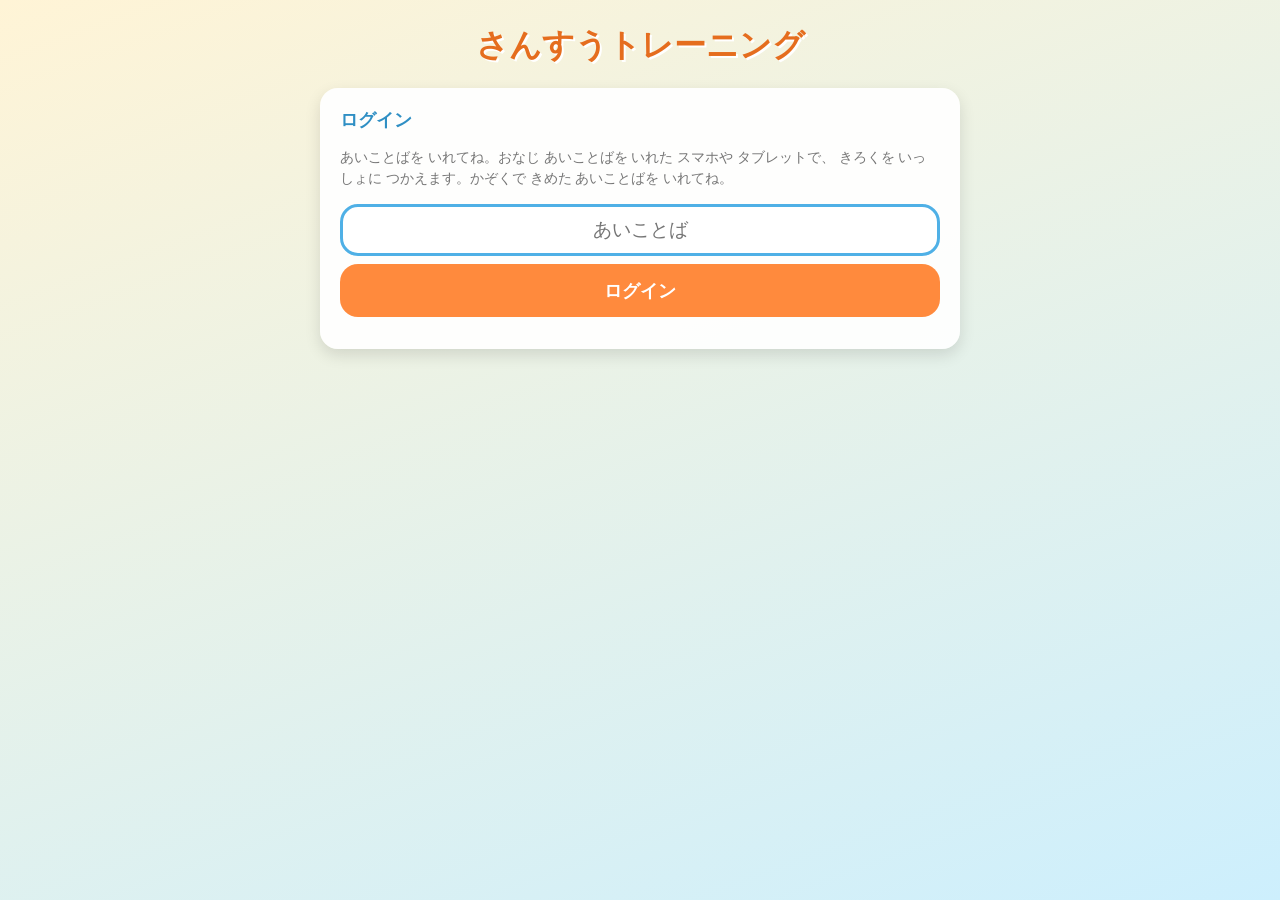
<file: index.html>
<!DOCTYPE html>
<html lang="ja">
<head>
<meta charset="UTF-8">
<meta name="viewport" content="width=device-width, initial-scale=1.0, maximum-scale=1.0, user-scalable=no, viewport-fit=cover">
<title>さんすうトレーニング</title>
<meta name="description" content="スマホでタップして遊べる さんすうドリルアプリ">
<meta name="theme-color" content="#ff8a3d">
<meta name="mobile-web-app-capable" content="yes">
<meta name="apple-mobile-web-app-capable" content="yes">
<meta name="apple-mobile-web-app-status-bar-style" content="black-translucent">
<meta name="apple-mobile-web-app-title" content="さんすう">
<link rel="manifest" href="manifest.json">
<link rel="icon" href="icons/icon-192.png">
<link rel="apple-touch-icon" href="icons/apple-touch-icon.png">
<link rel="stylesheet" href="style.css">
</head>
<body>

<div class="app">
  <h1 class="app-title">さんすうトレーニング</h1>

  <!-- あいことば画面 -->
  <section id="screen-group" class="screen" hidden>
    <div class="card">
      <h2>ログイン</h2>
      <p class="group-note">
        あいことばを いれてね。おなじ あいことばを いれた スマホや タブレットで、
        きろくを いっしょに つかえます。かぞくで きめた あいことばを いれてね。
      </p>
      <form id="group-form" class="name-entry" autocomplete="off">
        <input type="text" id="group-code-input" class="name-input" maxlength="20" placeholder="あいことば" required>
        <button type="submit" class="btn btn-primary">ログイン</button>
      </form>
    </div>
  </section>

  <!-- プレイヤーとうろく画面 -->
  <section id="screen-player" class="screen" hidden>
    <div class="card">
      <h2>なまえを とうろくしてね</h2>
      <div id="player-list" class="player-list"></div>
      <form id="player-form" class="name-entry" autocomplete="off">
        <input type="text" id="player-name-input" class="name-input" maxlength="10" placeholder="あたらしいなまえ（10もじまで）" required>
        <button type="submit" class="btn btn-primary">とうろくする</button>
      </form>
    </div>
  </section>

  <!-- スタート画面 -->
  <section id="screen-start" class="screen" hidden>
    <div class="card player-bar">
      <span id="player-display"></span>
      <button type="button" id="btn-switch-player" class="btn-link">ちがうひとであそぶ</button>
    </div>
    <div class="card group-bar">
      <span id="group-display"></span>
      <button type="button" id="btn-change-group" class="btn btn-secondary btn-compact">ログアウト</button>
    </div>

    <div class="card">
      <h2>なにを れんしゅうする？</h2>
      <div id="op-groups"></div>

      <h2 class="spaced">モードをえらんでね</h2>
      <div class="mode-grid">
        <label class="mode-chip">
          <input type="radio" name="mode" value="normal" checked>
          <span>もんだいすうモード</span>
          <span class="mode-setting">30もん</span>
        </label>
        <label class="mode-chip">
          <input type="radio" name="mode" value="timeattack">
          <span>タイムアタック</span>
          <span class="mode-setting">1ぷん</span>
        </label>
      </div>

      <button id="btn-start" class="btn btn-primary">スタート！</button>
      <button type="button" id="btn-history" class="btn btn-secondary">これまでのきろくをみる</button>
    </div>
  </section>

  <!-- これまでのきろく画面 -->
  <section id="screen-history" class="screen" hidden>
    <div class="card">
      <h2 id="history-title">これまでのきろく</h2>
      <div class="filters">
        <div class="chiprow" id="filter-op"></div>
        <div class="chiprow two" id="filter-level"></div>
        <div class="chiprow two" id="filter-mode"></div>
      </div>
      <div id="history-body"></div>
      <button type="button" id="btn-history-back" class="btn btn-secondary">もどる</button>
    </div>
  </section>

  <!-- 問題画面 -->
  <section id="screen-quiz" class="screen" hidden>
    <div class="card quiz-card">
      <div class="quiz-status">
        <span id="quiz-progress">もんだい 1/10</span>
        <span id="quiz-timer"></span>
      </div>
      <div class="quiz-score">せいかい: <span id="quiz-correct">0</span> ／ まちがい: <span id="quiz-wrong">0</span></div>

      <div id="quiz-question" class="quiz-question">1 + 1 = ?</div>

      <div id="answer-display" class="answer-display" aria-live="polite">&nbsp;</div>

      <div class="keypad" id="keypad">
        <button type="button" class="key" data-key="7">7</button>
        <button type="button" class="key" data-key="8">8</button>
        <button type="button" class="key" data-key="9">9</button>
        <button type="button" class="key" data-key="4">4</button>
        <button type="button" class="key" data-key="5">5</button>
        <button type="button" class="key" data-key="6">6</button>
        <button type="button" class="key" data-key="1">1</button>
        <button type="button" class="key" data-key="2">2</button>
        <button type="button" class="key" data-key="3">3</button>
        <button type="button" class="key key-back" data-key="back">⌫</button>
        <button type="button" class="key" data-key="0">0</button>
        <button type="button" class="key key-enter" data-key="enter">こたえる</button>
      </div>
      <div id="quiz-feedback" class="quiz-feedback"></div>
    </div>
  </section>

  <!-- 結果画面 -->
  <section id="screen-result" class="screen" hidden>
    <div class="card">
      <h2 id="result-title">けっか</h2>
      <div id="result-celebration" class="celebration" hidden></div>
      <div class="result-stats" id="result-stats"></div>

      <button id="btn-retry" class="btn btn-primary">もういちど</button>
      <button id="btn-back" class="btn btn-secondary">さいしょの がめんへ</button>
    </div>
  </section>
</div>

<!-- スタート前の 3・2・1 カウントダウン -->
<div id="countdown" class="countdown" hidden aria-hidden="true">
  <div id="countdown-label" class="countdown-label"></div>
  <div id="countdown-num" class="countdown-num"></div>
</div>

<!-- さいこうきろくを こうしんしたときの クラッカー -->
<canvas id="confetti" class="confetti" hidden aria-hidden="true"></canvas>

<script src="firebase-config.js"></script>
<script src="script.js"></script>
</body>
</html>
</file>
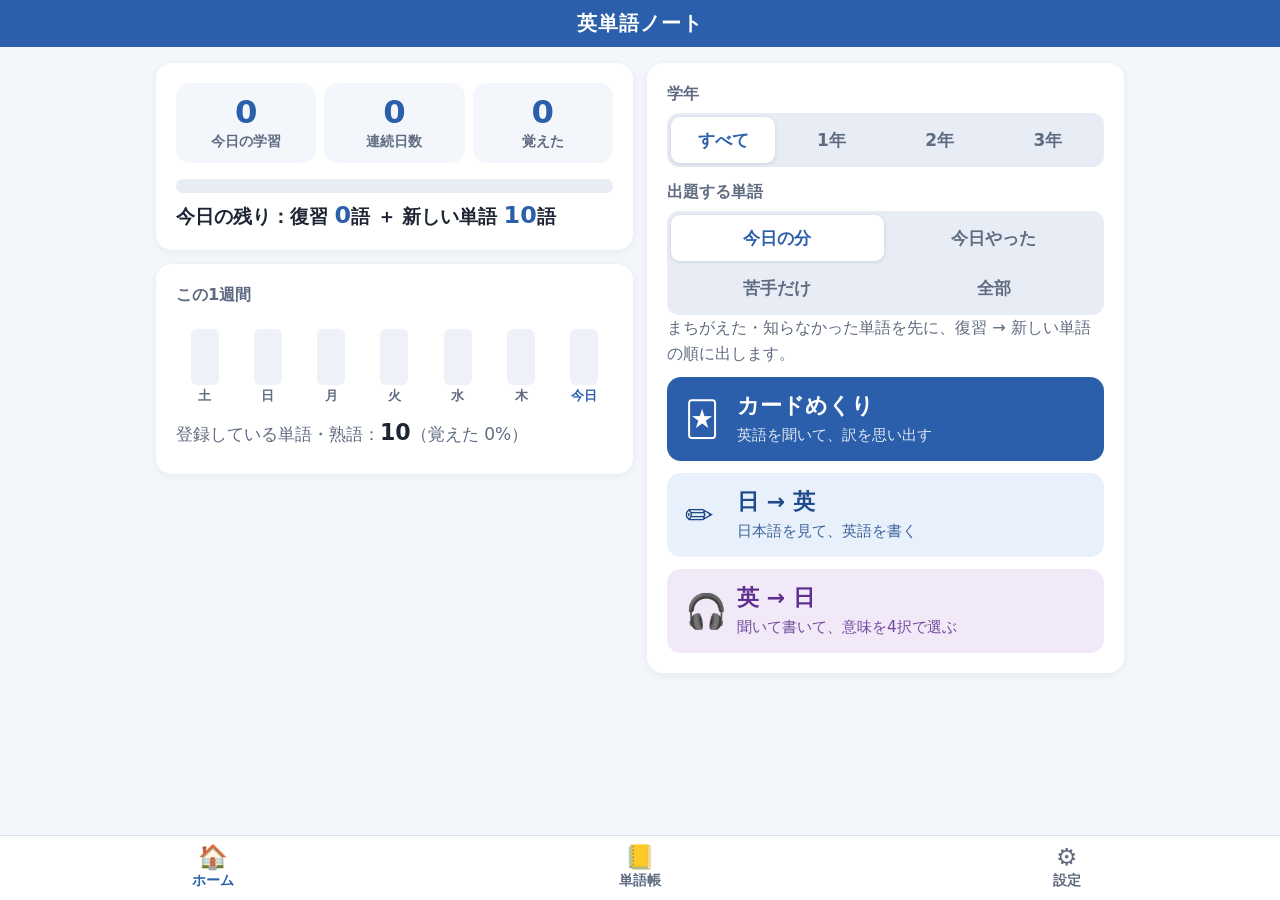
<file: eitango/index.html>
<!DOCTYPE html>
<html lang="ja">
<head>
<meta charset="UTF-8">
<meta name="viewport" content="width=device-width, initial-scale=1.0, viewport-fit=cover">
<title>英単語ノート</title>
<meta name="description" content="自分で作る英単語・英熟語帳。カードめくりと音声で毎日少しずつ覚える">
<meta name="theme-color" content="#2b5fab">
<meta name="mobile-web-app-capable" content="yes">
<meta name="apple-mobile-web-app-capable" content="yes">
<meta name="apple-mobile-web-app-status-bar-style" content="default">
<meta name="apple-mobile-web-app-title" content="英単ノート">
<link rel="manifest" href="manifest.json">
<link rel="icon" href="icons/icon-192.png">
<link rel="apple-touch-icon" href="icons/apple-touch-icon.png">
<link rel="stylesheet" href="style.css">
</head>
<body>

<div class="app">
  <header class="topbar">
    <h1 class="topbar-title">英単語ノート</h1>
  </header>

  <main class="main">

    <!-- ホーム -->
    <section id="view-home" class="view">
      <div class="panel home-stats">
        <div class="stats">
          <div class="stat"><span class="stat-num" id="stat-today">0</span><span class="stat-label">今日の学習</span></div>
          <div class="stat"><span class="stat-num" id="stat-streak">0</span><span class="stat-label">連続日数</span></div>
          <div class="stat"><span class="stat-num" id="stat-mastered">0</span><span class="stat-label">覚えた</span></div>
        </div>
        <div class="goal">
          <div class="goal-bar"><div class="goal-fill" id="goal-fill"></div></div>
          <p class="today-line" id="today-line"></p>
          <p class="streak-note" id="streak-note" hidden></p>
        </div>
      </div>

      <div class="panel home-modes">
        <p class="field-label field-label-top">学年</p>
        <div class="seg seg-grade" id="grade-filter">
          <button type="button" class="seg-btn is-on" data-grade="0">すべて</button>
          <button type="button" class="seg-btn" data-grade="1">1年</button>
          <button type="button" class="seg-btn" data-grade="2">2年</button>
          <button type="button" class="seg-btn" data-grade="3">3年</button>
        </div>
        <p class="field-label field-label-top">出題する単語</p>
        <div class="seg seg-scope" id="scope">
          <button type="button" class="seg-btn is-on" data-scope="today">今日の分</button>
          <button type="button" class="seg-btn" data-scope="done">今日やった<span id="scope-done-n"></span></button>
          <button type="button" class="seg-btn" data-scope="weak">苦手だけ<span id="scope-weak-n"></span></button>
          <button type="button" class="seg-btn" data-scope="all">全部</button>
        </div>
        <p class="note scope-note" id="scope-note"></p>
        <div class="mode-buttons">
          <button type="button" class="btn btn-primary btn-mode" data-mode="cards">
            <span class="mode-icon">🃏</span><span class="mode-name">カードめくり</span>
            <span class="mode-desc">英語を聞いて、訳を思い出す</span>
          </button>
          <button type="button" class="btn btn-mode btn-mode-ja2en" data-mode="ja2en">
            <span class="mode-icon">✏️</span><span class="mode-name">日 → 英</span>
            <span class="mode-desc">日本語を見て、英語を書く</span>
          </button>
          <button type="button" class="btn btn-mode btn-mode-en2ja" data-mode="en2ja">
            <span class="mode-icon">🎧</span><span class="mode-name">英 → 日</span>
            <span class="mode-desc">聞いて書いて、意味を4択で選ぶ</span>
          </button>
        </div>
      </div>

      <div class="panel home-week">
        <p class="field-label field-label-top">この1週間</p>
        <div class="week" id="week" aria-label="この1週間の学習数"></div>
        <p class="home-line">登録している単語・熟語：<b id="home-total">0</b>（覚えた <span id="home-mastered-pct">0</span>%）</p>
      </div>
    </section>

    <!-- 学習 -->
    <section id="view-study" class="view" hidden>
      <div class="study-head">
        <button type="button" class="btn btn-ghost" id="study-quit">やめる</button>
        <span class="retry-chip" id="study-retry" hidden>🔁 もう一度</span>
        <span class="study-progress" id="study-progress">1 / 10</span>
      </div>

      <!-- カードめくり -->
      <div class="study-body" id="mode-cards" hidden>
        <div class="flashcard" id="flashcard" role="button" tabindex="0" aria-label="タップで訳を見る">
          <span class="badge" id="fc-type">単語</span>
          <p class="fc-en" id="fc-en" lang="en"></p>
          <button type="button" class="btn-speak" id="fc-speak" aria-label="もう一度聞く">🔊</button>
          <div class="fc-back" id="fc-back" hidden>
            <p class="fc-ja" id="fc-ja"></p>
            <div id="fc-example-back"></div>
          </div>
          <p class="fc-hint" id="fc-hint">タップして訳を見る</p>
        </div>

        <div class="answer-buttons" id="answer-buttons" hidden>
          <button type="button" class="btn btn-bad btn-big" id="ans-unknown">知らない</button>
          <button type="button" class="btn btn-good btn-big" id="ans-known">知ってる</button>
        </div>
      </div>

      <!-- 日 → 英 -->
      <div class="study-body" id="mode-ja2en" hidden>
        <div class="quiz-card">
          <span class="badge" id="je-type">単語</span>
          <p class="quiz-ask">英語で書くと？</p>
          <p class="quiz-ja" id="je-ja"></p>
          <p class="quiz-hint" id="je-hint" lang="en" hidden></p>
        </div>
        <div class="quiz-side">
          <form class="quiz-form" id="je-form" autocomplete="off">
            <!-- inputmode="email" で英字のキーボードを出し、日本語の変換や予測変換を出さない -->
            <input type="text" class="input input-answer" id="je-input" lang="en" inputmode="email"
                   autocomplete="off" autocapitalize="off" autocorrect="off" spellcheck="false" enterkeyhint="done"
                   placeholder="ここに英語を入力">
            <p class="input-warn" id="je-warn" hidden>日本語が入っています。キーボードを英語（ABC）に切りかえてね</p>
            <p class="input-alt" id="je-alt" hidden></p>
            <div class="kb-slot"></div>
            <div class="btn-row btn-row-3">
              <button type="button" class="btn btn-ghost btn-big" id="je-giveup">わからない</button>
              <button type="button" class="btn btn-big" id="je-hint-btn">ヒント</button>
              <button type="submit" class="btn btn-primary btn-big">答え合わせ</button>
            </div>
          </form>
          <div class="feedback" id="je-feedback" hidden></div>
        </div>
      </div>

      <!-- 英 → 日 -->
      <div class="study-body" id="mode-en2ja" hidden>
        <div class="quiz-card">
          <span class="badge" id="ej-type">単語</span>
          <p class="quiz-ask" id="ej-ask">聞こえた英語を書こう</p>
          <div class="listen-buttons" id="ej-listen">
            <button type="button" class="btn-speak btn-speak-big" id="ej-play" aria-label="もう一度聞く">🔊</button>
            <button type="button" class="btn btn-ghost" id="ej-slow">🐢 ゆっくり</button>
          </div>
          <p class="quiz-en" id="ej-en" lang="en" hidden></p>
        </div>
        <div class="quiz-side">
          <form class="quiz-form" id="ej-form" autocomplete="off">
            <input type="text" class="input input-answer" id="ej-input" lang="en" inputmode="email"
                   autocomplete="off" autocapitalize="off" autocorrect="off" spellcheck="false" enterkeyhint="done"
                   placeholder="聞こえた英語を入力">
            <p class="input-warn" id="ej-warn" hidden>日本語が入っています。キーボードを英語（ABC）に切りかえてね</p>
            <div class="kb-slot"></div>
            <div class="btn-row">
              <button type="button" class="btn btn-ghost btn-big" id="ej-giveup">わからない</button>
              <button type="submit" class="btn btn-primary btn-big">答え合わせ</button>
            </div>
          </form>
          <p class="spell-result" id="ej-spell" hidden></p>
          <div class="choices" id="ej-choices" hidden></div>
          <div class="feedback" id="ej-feedback" hidden></div>
        </div>
      </div>
    </section>

    <!-- 学習のおわり -->
    <section id="view-done" class="view" hidden>
      <div class="panel center">
        <p class="done-title">おつかれさま！</p>
        <p class="done-line" id="done-summary"></p>
        <div class="done-missed" id="done-missed" hidden>
          <p class="done-missed-title">まちがえた・知らなかった単語</p>
          <ul class="done-missed-list" id="done-missed-list"></ul>
        </div>
        <button type="button" class="btn btn-primary btn-big" id="done-home">ホームへ</button>
      </div>
    </section>

    <!-- 単語帳 -->
    <section id="view-words" class="view" hidden>
      <div class="words-tools">
        <input type="search" id="words-search" class="input" placeholder="さがす（英語・日本語）" autocomplete="off">
        <div class="seg" id="words-filter">
          <button type="button" class="seg-btn is-on" data-filter="all">すべて</button>
          <button type="button" class="seg-btn" data-filter="word">単語</button>
          <button type="button" class="seg-btn" data-filter="idiom">熟語</button>
          <button type="button" class="seg-btn" data-filter="weak">苦手</button>
        </div>
        <div class="seg" id="words-grade">
          <button type="button" class="seg-btn is-on" data-grade="0">全学年</button>
          <button type="button" class="seg-btn" data-grade="1">1年</button>
          <button type="button" class="seg-btn" data-grade="2">2年</button>
          <button type="button" class="seg-btn" data-grade="3">3年</button>
        </div>
        <button type="button" class="btn btn-primary btn-big" id="words-add">＋ 追加する</button>
      </div>
      <p class="words-count" id="words-count"></p>
      <ul class="word-list" id="word-list"></ul>
    </section>

    <!-- 単語の追加・編集 -->
    <section id="view-edit" class="view" hidden>
      <form class="panel form" id="edit-form" autocomplete="off">
        <h2 class="form-title" id="edit-title">単語を追加</h2>

        <label class="field">
          <span class="field-label">英語</span>
          <input type="text" class="input" id="edit-en" lang="en" required inputmode="email"
                 autocomplete="off" autocapitalize="off" autocorrect="off" spellcheck="false" placeholder="例）look for">
          <span class="field-note">be動詞を使う熟語は「be good at」と入力すると「be動詞 good at」と表示されます</span>
        </label>

        <label class="field">
          <span class="field-label">日本語訳</span>
          <input type="text" class="input" id="edit-ja" required placeholder="例）～を探す">
        </label>

        <div class="field">
          <span class="field-label">種類</span>
          <div class="seg" id="edit-type">
            <button type="button" class="seg-btn is-on" data-type="word">単語</button>
            <button type="button" class="seg-btn" data-type="idiom">熟語</button>
          </div>
        </div>

        <div class="field">
          <span class="field-label">学年</span>
          <div class="seg" id="edit-grade">
            <button type="button" class="seg-btn is-on" data-grade="0">なし</button>
            <button type="button" class="seg-btn" data-grade="1">1年</button>
            <button type="button" class="seg-btn" data-grade="2">2年</button>
            <button type="button" class="seg-btn" data-grade="3">3年</button>
          </div>
        </div>

        <label class="field">
          <span class="field-label">例文（なくてもOK）</span>
          <textarea class="input" id="edit-example" rows="2" lang="en"
                    autocapitalize="sentences" spellcheck="false" placeholder="例）I am looking for my key."></textarea>
        </label>

        <label class="field">
          <span class="field-label">例文の訳（なくてもOK）</span>
          <textarea class="input" id="edit-example-ja" rows="2" placeholder="例）私は鍵を探しています。"></textarea>
        </label>

        <p class="form-warn" id="edit-warn" hidden></p>

        <div class="form-buttons">
          <button type="button" class="btn btn-ghost btn-big" id="edit-cancel">もどる</button>
          <button type="submit" class="btn btn-primary btn-big">保存</button>
        </div>
        <button type="button" class="btn btn-danger" id="edit-delete" hidden>この単語を削除</button>
      </form>
    </section>

    <!-- 設定 -->
    <section id="view-settings" class="view" hidden>
      <div class="panel">
        <h2 class="panel-title">CSVで一括登録・書き出し</h2>
        <p class="note">
          列は <b>英語, 日本語訳, 種類, 例文, 例文の訳, 学年</b> の順です。種類は「単語」か「熟語」（空欄ならスペース入りを熟語とみなします）。
          例文・例文の訳・学年（1年／2年／3年）はなくてもかまいません。1行目が見出しでもそのまま読み込めます。
        </p>
        <p class="note">同じ英語がすでにあるときは、訳・種類・例文を上書きします（例文の欄が空なら元の例文を残します。覚えた記録も残ります）。</p>
        <div class="btn-row">
          <button type="button" class="btn btn-primary btn-big" id="csv-import">📥 読み込む</button>
          <button type="button" class="btn btn-big" id="csv-export">📤 書き出す</button>
        </div>
        <input type="file" id="csv-file" accept=".csv,text/csv,text/plain" hidden>
        <p class="result-box" id="csv-result" hidden></p>
      </div>

      <div class="panel">
        <h2 class="panel-title">学年別の単語セット</h2>
        <p class="note">
          中学校で習う基本の単語・熟語を、学年ごとに単語帳へ追加できます。
          このアプリ用に作ったもので、例文と例文の訳つきです。
          学年は文法を習う順番に合わせた目安なので、教科書とちがうときは単語の編集画面で直せます。
        </p>
        <p class="note">すでに同じ英語があるときは、自分で入れた訳や例文はそのままにします。</p>
        <div class="pack-list" id="pack-list"></div>
        <p class="result-box" id="pack-result" hidden></p>
      </div>

      <div class="panel">
        <h2 class="panel-title">1日の目標</h2>
        <div class="stepper-row">
          <span>新しく覚える単語</span>
          <div class="stepper">
            <button type="button" class="btn stepper-btn" id="goal-minus" aria-label="減らす">−</button>
            <span class="stepper-value"><b id="goal-new">10</b>語</span>
            <button type="button" class="btn stepper-btn" id="goal-plus" aria-label="増やす">＋</button>
          </div>
        </div>
        <p class="note">これに加えて、その日に復習する単語（まちがえた単語や、前に覚えた単語）が出ます。</p>
      </div>

      <div class="panel">
        <h2 class="panel-title">答えの入力</h2>
        <label class="switch-row">
          <span>アプリのキーボードを使う</span>
          <input type="checkbox" id="set-appkb" class="switch">
        </label>
        <p class="note">オフにすると、スマホのキーボードで入力します。</p>
      </div>

      <div class="panel">
        <h2 class="panel-title">音声</h2>
        <p class="form-warn" id="speech-unsupported" hidden>このブラウザは読み上げに対応していません。</p>
        <label class="switch-row">
          <span>正解・不正解の音（ピンポン・ブブー）</span>
          <input type="checkbox" id="set-sfx" class="switch">
        </label>
        <label class="switch-row">
          <span>カードを出したら自動で読み上げる</span>
          <input type="checkbox" id="set-autospeak" class="switch">
        </label>
        <label class="field">
          <span class="field-label">速さ <b id="set-rate-label">0.9</b>（1.0 がふつう）</span>
          <input type="range" id="set-rate" min="0.5" max="1.3" step="0.1" class="range">
        </label>
        <label class="field">
          <span class="field-label">声</span>
          <select id="set-voice" class="input"></select>
        </label>
        <button type="button" class="btn btn-big" id="set-voice-test">🔊 試しに聞く</button>
      </div>
      <div class="panel">
        <h2 class="panel-title">バックアップ</h2>
        <p class="note">
          記録はこの端末のブラウザの中だけにあります。CSVには学習の記録が入らないので、
          機種変更やブラウザのデータ削除にそなえて、ときどき記録ごと保存しておくと安心です。
        </p>
        <p class="note" id="save-status"></p>
        <div class="btn-row">
          <button type="button" class="btn btn-big" id="backup-save">💾 保存</button>
          <button type="button" class="btn btn-big" id="backup-load">♻️ 復元</button>
        </div>
        <input type="file" id="backup-file" accept=".json,application/json" hidden>
        <button type="button" class="btn btn-danger" id="reset-progress">学習の記録を消す（単語は残す）</button>
      </div>
    </section>

  </main>

  <nav class="tabbar" id="tabbar">
    <button type="button" class="tab is-on" data-view="home"><span class="tab-icon">🏠</span>ホーム</button>
    <button type="button" class="tab" data-view="words"><span class="tab-icon">📒</span>単語帳</button>
    <button type="button" class="tab" data-view="settings"><span class="tab-icon">⚙️</span>設定</button>
  </nav>
</div>

<script src="store.js"></script>
<script src="speech.js"></script>
<script src="sound.js"></script>
<script src="csv.js"></script>
<script src="quiz.js"></script>
<script src="srs.js"></script>
<script src="wordbank.js"></script>
<script src="app.js"></script>
</body>
</html>
</file>
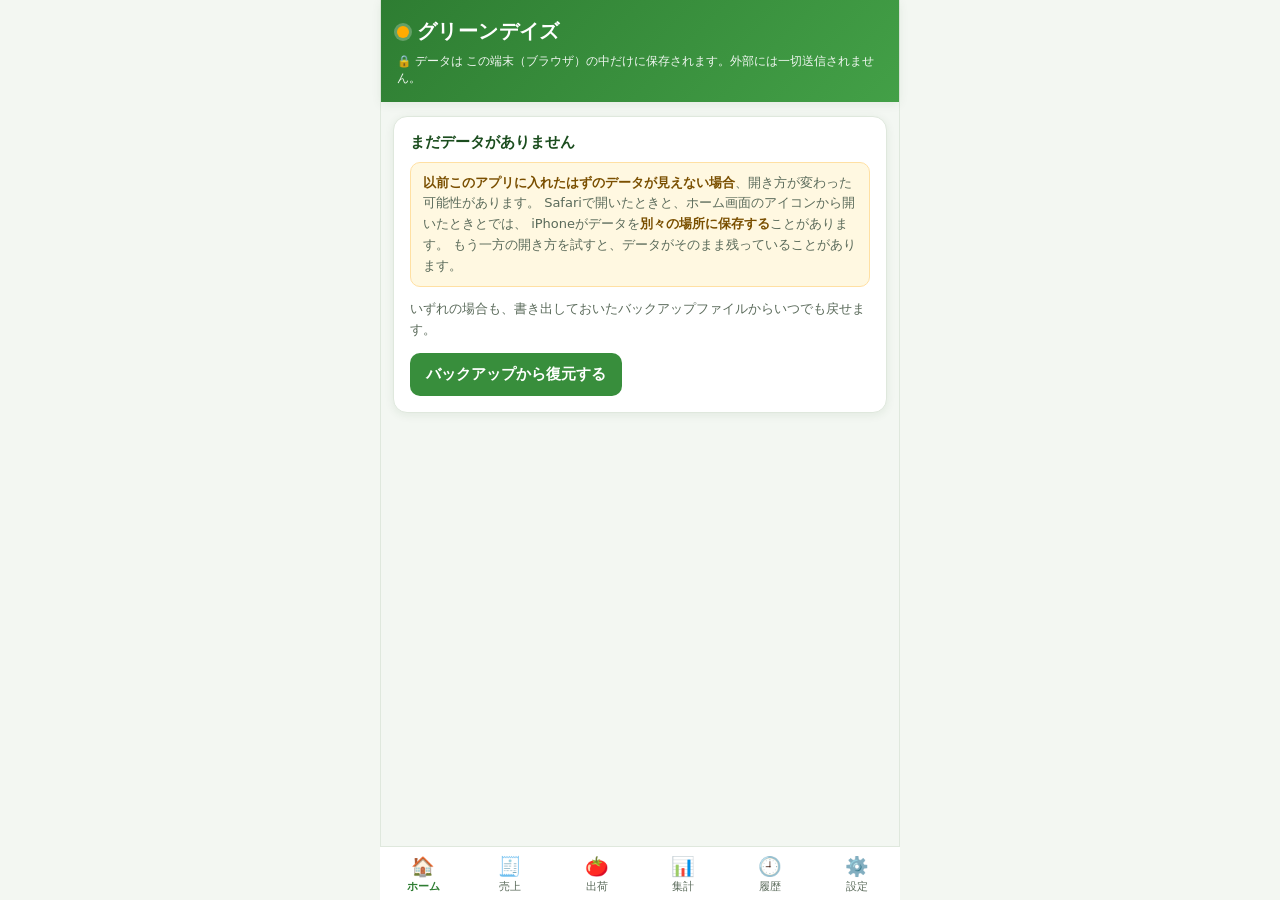
<file: green-days/index.html>
<!DOCTYPE html>
<html lang="ja">
<head>
<meta charset="UTF-8">
<meta name="viewport" content="width=device-width, initial-scale=1.0, maximum-scale=1.0, user-scalable=no, viewport-fit=cover">
<title>グリーンデイズ 売上・在庫管理</title>
<meta name="description" content="グリーンデイズの売上集計と在庫管理を、すべて端末内だけで行うアプリ">
<meta name="theme-color" content="#2e7d32">
<meta name="mobile-web-app-capable" content="yes">
<meta name="apple-mobile-web-app-capable" content="yes">
<meta name="apple-mobile-web-app-status-bar-style" content="black-translucent">
<meta name="apple-mobile-web-app-title" content="グリーンデイズ">
<link rel="manifest" href="manifest.json">
<link rel="icon" href="icons/icon-192.png">
<link rel="apple-touch-icon" href="icons/apple-touch-icon.png">
<link rel="stylesheet" href="style.css">
<script>
  // ロックが有効なら、本体が描画される前に隠す。
  // script.js の実行を待つと、その間だけ売上が見えてしまう。
  try {
    var storedLock = JSON.parse(localStorage.getItem("greenDays.lock.v1") || "null");
    if (storedLock && storedLock.enabled && storedLock.credentialId) {
      document.documentElement.classList.add("app-locked");
    }
  } catch (e) {}
</script>
</head>
<body>

<div class="app">
  <header class="topbar">
    <div class="topbar-title">
      <span class="logo-dot" aria-hidden="true"></span>
      <h1>グリーンデイズ</h1>
    </div>
    <p class="privacy-note">🔒 データは この端末（ブラウザ）の中だけに保存されます。外部には一切送信されません。</p>
  </header>

  <main class="content">

    <!-- ホーム -->
    <section id="screen-home" class="screen">
      <div id="backup-banner" class="banner" hidden>
        <div class="banner-text">
          <b>バックアップをおすすめします</b>
          <span id="backup-banner-detail"></span>
        </div>
        <button type="button" id="btn-banner-backup" class="btn btn-primary btn-compact">今すぐ</button>
      </div>

      <div id="empty-state" class="card" hidden>
        <h2>まだデータがありません</h2>
        <p class="note warn-note">
          <b>以前このアプリに入れたはずのデータが見えない場合</b>、開き方が変わった可能性があります。
          Safariで開いたときと、ホーム画面のアイコンから開いたときとでは、
          iPhoneがデータを<b>別々の場所に保存する</b>ことがあります。
          もう一方の開き方を試すと、データがそのまま残っていることがあります。
        </p>
        <p class="note">
          いずれの場合も、書き出しておいたバックアップファイルからいつでも戻せます。
        </p>
        <label class="btn btn-primary file-btn">
          バックアップから復元する
          <input type="file" id="empty-import-file" accept="application/json,.json" hidden>
        </label>
      </div>

      <div id="home-main">
      <div class="card summary-card">
        <h2>今日の売上</h2>
        <div class="big-number" id="home-today-total">¥0</div>
        <div class="sub-line" id="home-today-count">0件</div>
      </div>
      <div class="card-row">
        <div class="card stat-card">
          <div class="stat-label">今月の売上</div>
          <div class="stat-value" id="home-month-total">¥0</div>
        </div>
        <div class="card stat-card">
          <div class="stat-label">今月の販売数</div>
          <div class="stat-value" id="home-month-qty">0</div>
        </div>
      </div>
      <div class="card">
        <div class="card-head">
          <h2>在庫</h2>
          <span class="badge badge-neutral" id="home-stock-badge">0</span>
        </div>
        <div id="home-stock-list" class="list"></div>
      </div>
      <div class="card">
        <h2>最近の売上</h2>
        <div id="home-recent-sales" class="list"></div>
      </div>
      </div>
    </section>

    <!-- 売上入力 -->
    <section id="screen-sale" class="screen" hidden>
      <div class="card">
        <h2>まとめて入力</h2>
        <p class="note">
          LINEなどのやりとりや、スクリーンショットから読み取った文章を貼り付けると、
          売上をまとめて登録できます。
        </p>
        <button type="button" id="btn-open-import" class="btn btn-primary btn-big">
          チャット・スクショから取込
        </button>
      </div>

      <details class="card single-entry">
        <summary>1件ずつ入力する</summary>
        <form id="sale-form" class="form" autocomplete="off">
          <label class="field">
            <span>店舗</span>
            <select id="sale-store" required></select>
          </label>
          <label class="field">
            <span>商品</span>
            <select id="sale-product" required></select>
          </label>
          <div class="field-row">
            <label class="field">
              <span>数量</span>
              <input type="number" id="sale-qty" min="1" step="1" value="1" required>
            </label>
            <label class="field">
              <span>単価（円）</span>
              <input type="number" id="sale-price" min="0" step="1" required>
            </label>
          </div>
          <label class="field">
            <span>日付</span>
            <input type="date" id="sale-date" required>
          </label>
          <label class="field">
            <span>メモ（任意）</span>
            <input type="text" id="sale-memo" maxlength="60" placeholder="例：常連さん">
          </label>
          <div class="sale-total-preview">合計: <strong id="sale-total-preview">¥0</strong></div>
          <div id="sale-stock-warning" class="warning" hidden></div>
          <button type="submit" class="btn btn-primary">売上を記録する</button>
        </form>
      </details>
    </section>

    <!-- チャット取込 -->
    <section id="screen-import" class="screen" hidden>
      <div class="card">
        <h2>チャット・スクショから取込</h2>
        <details class="howto">
          <summary>スクリーンショットから取り込む方法</summary>
          <ol class="howto-list">
            <li><b>iPhone</b>：写真アプリでスクショを開き、右下の「テキスト認識表示」アイコンをタップ → 文字を長押しして「すべてを選択」→「コピー」</li>
            <li><b>Android</b>：Googleフォトで画像を開き「レンズ」をタップ → 文字を選択して「コピー」</li>
            <li>チャットの文字は、そのままコピーしてもOKです</li>
            <li>コピーできたら下の欄に貼り付けて「解析する」をタップ</li>
          </ol>
          <p class="note">
            ※ 文字の読み取りはスマホ本体の機能で行われます。このアプリが画像や文章を外部へ送ることはありません。
          </p>
        </details>
        <label class="field">
          <span>店舗（文章から読み取れなかった行に使います）</span>
          <select id="import-default-store"></select>
        </label>
        <textarea id="import-text" class="import-textarea" rows="8" placeholder="ここにチャットの文章を貼り付け

例：
8/25 鹿沼店
きゅうり 3個 450円
なす×2 ¥600"></textarea>
        <div class="form-actions">
          <button type="button" id="btn-import-parse" class="btn btn-primary">解析する</button>
          <button type="button" id="btn-import-back" class="btn btn-secondary">もどる</button>
        </div>
      </div>
      <div class="card" id="import-result-card" hidden>
        <div class="card-head">
          <h2>取込プレビュー</h2>
          <span class="badge badge-neutral" id="import-count">0</span>
        </div>
        <p class="note">
          内容を確認・修正してから登録してください。チェックを外した行は登録されません。
          まだ登録していない品目は<b>青い行</b>で出ます。そのまま登録すると、商品として新しく作られます。
        </p>
        <div id="import-rows" class="import-rows"></div>
        <div class="sale-total-preview">登録合計: <strong id="import-total">¥0</strong></div>
        <button type="button" id="btn-import-commit" class="btn btn-primary">チェックした売上を登録する</button>
      </div>
    </section>

    <!-- 在庫管理 -->
    <section id="screen-stock" class="screen" hidden>
      <div class="card">
        <h2>出荷</h2>
        <p class="note">商品を選ぶと、店舗ごとの数量をまとめて入力できます。</p>
        <button type="button" id="btn-open-shipment" class="btn btn-primary btn-big">
          出荷を記録する
        </button>
      </div>

      <div class="card">
        <div class="card-head">
          <h2>商品・在庫一覧</h2>
          <button type="button" id="btn-new-product" class="btn btn-secondary btn-compact">＋ 商品追加</button>
        </div>
        <div class="chiprow" id="stock-store-chips"></div>
        <div id="product-list" class="list"></div>
      </div>

      <div class="card">
        <h2>在庫をリセット</h2>
        <p class="note">
          棚卸しなどで、在庫をまとめて0にします。売上や出荷の記録は残ります。
          実行の直前の状態は「設定」の復元ポイントに保存されるので、あとから戻せます。
        </p>
        <button type="button" id="btn-zero-stock" class="btn btn-danger">
          在庫をすべて0にする
        </button>
      </div>
    </section>

    <!-- 出荷 -->
    <section id="screen-shipment" class="screen" hidden>
      <div class="card" id="shipment-pick-card">
        <h2>どの商品を出荷しますか？</h2>
        <p class="note">最近出荷したものが上に出ます。</p>
        <div id="shipment-product-list" class="ship-products"></div>
        <button type="button" id="btn-shipment-back" class="btn btn-secondary">もどる</button>
      </div>

      <div class="card" id="shipment-qty-card" hidden>
        <div class="card-head">
          <h2 id="shipment-product-name">—</h2>
          <button type="button" id="btn-shipment-change" class="btn btn-secondary btn-compact">
            商品を変える
          </button>
        </div>
        <label class="field">
          <span>出荷日</span>
          <input type="date" id="shipment-date" required>
        </label>
        <div id="shipment-store-rows" class="ship-stores"></div>
        <div class="sale-total-preview">この商品: <strong id="shipment-total">0点・¥0</strong></div>
        <div class="ship-day-total">
          <span id="shipment-day-label">その日の出荷</span>
          <strong id="shipment-day-total">0点・¥0</strong>
        </div>
        <button type="button" id="btn-shipment-commit" class="btn btn-primary btn-big">
          出荷を記録する
        </button>
      </div>
    </section>

    <!-- 商品フォーム（追加・編集） -->
    <section id="screen-product-form" class="screen" hidden>
      <div class="card">
        <h2 id="product-form-title">商品を追加</h2>
        <form id="product-form" class="form" autocomplete="off">
          <input type="hidden" id="product-id">
          <label class="field">
            <span>商品名</span>
            <input type="text" id="product-name" maxlength="30" required>
          </label>
          <label class="field">
            <span>カテゴリ（任意）</span>
            <input type="text" id="product-category" maxlength="20" placeholder="例：野菜">
          </label>
          <label class="field">
            <span>別名（任意・読み取り用）</span>
            <input type="text" id="product-aliases" maxlength="120" placeholder="例：ミニトマト、フルーツトマト">
            <small class="field-hint">
              チャットで別の呼び方をしている場合、ここに書いておくと取込で正しく判別できます。
              「、」か「,」で区切ってください。
            </small>
          </label>
          <div class="field">
            <span>販売価格（円）</span>
            <div id="product-price-rows" class="price-rows">
              <div class="price-row">
                <input type="number" id="product-price" min="0" step="1" required>
              </div>
            </div>
            <button type="button" id="btn-add-price" class="btn btn-secondary btn-compact">
              ＋ 値段ちがいを追加
            </button>
            <small class="field-hint" id="product-price-hint">
              同じ品目を値段ごとに分けて台帳をつけたいときは、値段を足してください。
              「カボチャ（330円）」のように1つずつ商品ができます。
              取込のときは、文章の金額にいちばん近い値段のものが選ばれます。
            </small>
          </div>
          <div class="field">
            <span>店舗ごとの在庫数</span>
            <div id="product-stock-rows" class="stock-rows"></div>
          </div>
          <div class="form-actions">
            <button type="submit" class="btn btn-primary">保存する</button>
            <button type="button" id="btn-product-delete" class="btn btn-danger" hidden>この商品を削除</button>
            <button type="button" id="btn-product-cancel" class="btn btn-secondary">もどる</button>
          </div>
        </form>
      </div>
      <div class="card">
        <h2>入荷・棚卸し</h2>
        <form id="restock-form" class="form" autocomplete="off">
          <label class="field">
            <span>店舗</span>
            <select id="restock-store" required></select>
          </label>
          <div class="field-row">
            <label class="field">
              <span>種類</span>
              <select id="restock-type">
                <option value="in">入荷（在庫を増やす）</option>
                <option value="adjust">棚卸し（在庫数を直接指定）</option>
              </select>
            </label>
            <label class="field">
              <span id="restock-qty-label">数量</span>
              <input type="number" id="restock-qty" min="0" step="1" required>
            </label>
          </div>
          <label class="field">
            <span>日付</span>
            <input type="date" id="restock-date" required>
          </label>
          <label class="field">
            <span>メモ（任意）</span>
            <input type="text" id="restock-memo" maxlength="60" placeholder="例：仕入れ先A">
          </label>
          <button type="submit" class="btn btn-secondary">記録する</button>
        </form>
      </div>
    </section>

    <!-- 集計 -->
    <section id="screen-report" class="screen" hidden>
      <div class="card">
        <h2>売上集計</h2>
        <div class="chiprow" id="report-range-chips">
          <button type="button" class="chip active" data-range="today">今日</button>
          <button type="button" class="chip" data-range="week">今週</button>
          <button type="button" class="chip" data-range="month">今月</button>
          <button type="button" class="chip" data-range="all">すべて</button>
          <button type="button" class="chip" data-range="custom">期間指定</button>
        </div>
        <div class="chiprow" id="report-store-chips"></div>
        <div id="report-custom-range" class="field-row" hidden>
          <label class="field">
            <span>開始日</span>
            <input type="date" id="report-from">
          </label>
          <label class="field">
            <span>終了日</span>
            <input type="date" id="report-to">
          </label>
        </div>
      </div>
      <div class="card-row">
        <div class="card stat-card">
          <div class="stat-label">合計売上</div>
          <div class="stat-value" id="report-total">¥0</div>
        </div>
        <div class="card stat-card">
          <div class="stat-label">合計販売数</div>
          <div class="stat-value" id="report-qty">0</div>
        </div>
      </div>
      <div class="card">
        <h2>商品別ランキング</h2>
        <div id="report-ranking" class="list"></div>
      </div>
      <div class="card">
        <h2>店舗別ランキング</h2>
        <div id="report-store-ranking" class="list"></div>
      </div>
      <div class="card">
        <h2>販売率</h2>
        <p class="note" id="sellthrough-note">
          出荷したもののうち、どれだけ売れたかです。
        </p>
        <div id="report-sellthrough" class="list"></div>
      </div>
    </section>

    <!-- 履歴 -->
    <section id="screen-history" class="screen" hidden>
      <div class="card">
        <div class="chiprow" id="history-kind-chips">
          <button type="button" class="chip active" data-kind="sales">売上</button>
          <button type="button" class="chip" data-kind="restocks">出荷</button>
        </div>
        <div class="chiprow" id="history-store-chips"></div>
        <div class="card-head">
          <h2 id="history-title">売上の履歴</h2>
          <span class="badge badge-neutral" id="history-count">0</span>
        </div>
        <p class="note">タップすると、その記録を直せます。</p>
        <div id="history-list" class="list"></div>
        <button type="button" id="btn-history-more" class="btn btn-secondary" hidden>
          さらに表示
        </button>
      </div>
    </section>

    <!-- 履歴の修正 -->
    <section id="screen-record-edit" class="screen" hidden>
      <div class="card">
        <h2 id="record-edit-title">記録を修正</h2>
        <p class="note" id="record-edit-note"></p>
        <form id="record-edit-form" class="form" autocomplete="off">
          <label class="field">
            <span>店舗</span>
            <select id="record-edit-store" required></select>
          </label>
          <label class="field">
            <span>商品</span>
            <select id="record-edit-product" required></select>
          </label>
          <div class="field-row">
            <label class="field">
              <span>数量</span>
              <input type="number" id="record-edit-qty" min="1" step="1" required>
            </label>
            <label class="field" id="record-edit-price-field">
              <span>単価（円）</span>
              <input type="number" id="record-edit-price" min="0" step="1">
            </label>
          </div>
          <label class="field" id="record-edit-total-field">
            <span>合計（円）</span>
            <input type="number" id="record-edit-total" min="0" step="1">
            <small class="field-hint">
              数量や単価を直すと自動で計算されます。値引きされていたときは、ここに実際の金額を入れてください。
            </small>
          </label>
          <label class="field">
            <span>日付</span>
            <input type="date" id="record-edit-date" required>
          </label>
          <label class="field">
            <span>メモ（任意）</span>
            <input type="text" id="record-edit-memo" maxlength="60">
          </label>
          <div id="record-edit-diff" class="note record-edit-diff" hidden></div>
          <div class="form-actions">
            <button type="submit" class="btn btn-primary">保存する</button>
            <button type="button" id="btn-record-edit-cancel" class="btn btn-secondary">もどる</button>
          </div>
        </form>
      </div>
    </section>

    <!-- 設定 -->
    <section id="screen-settings" class="screen" hidden>
      <div class="card">
        <h2>データの状態</h2>
        <div class="status-grid">
          <div class="status-item">
            <span>記録件数</span>
            <b id="status-records">0</b>
          </div>
          <div class="status-item">
            <span>最終バックアップ</span>
            <b id="status-last-backup">まだなし</b>
          </div>
          <div class="status-item">
            <span>保存の安全性</span>
            <b id="status-persist">確認中…</b>
          </div>
          <div class="status-item">
            <span>アプリのバージョン</span>
            <b id="status-version">—</b>
          </div>
        </div>
        <p id="persist-hint" class="note" hidden></p>
      </div>

      <div class="card">
        <h2>アプリを最新にする</h2>
        <p class="note">
          直したはずの動きが変わらないときに使います。スマホが古い状態を
          覚えていることがあるため、それを捨てて読み込み直します。
          <b>売上や在庫のデータは消えません。</b>
        </p>
        <button type="button" id="btn-force-update" class="btn btn-secondary">
          最新の状態に読み込み直す
        </button>
      </div>

      <div class="card">
        <h2>バックアップ（書き出し）</h2>
        <p class="note">
          このアプリのデータは、この端末のブラウザ内にのみ保存されています。
          ブラウザのデータを消去したり、端末が壊れたりすると失われるため、
          こまめな書き出しをおすすめします。保存先はあなたが選びます。
        </p>
        <div class="form-actions">
          <button type="button" id="btn-share" class="btn btn-primary" hidden>バックアップを送る・保存する</button>
          <button type="button" id="btn-export" class="btn btn-secondary">ファイルとしてダウンロード</button>
        </div>
      </div>

      <div class="card">
        <h2>バックアップから復元</h2>
        <p class="note">
          書き出したファイルを読み込むと、今のデータと置きかえます。
          置きかえる前の状態は、下の「復元ポイント」に自動で残ります。
        </p>
        <label class="btn btn-secondary file-btn">
          バックアップファイルを読み込む
          <input type="file" id="import-file" accept="application/json,.json" hidden>
        </label>
      </div>

      <div class="card">
        <div class="card-head">
          <h2>店舗の管理</h2>
          <span class="badge badge-neutral" id="store-count">0</span>
        </div>
        <p class="note">
          売上・出荷・在庫は店舗ごとに記録されます。店舗を削除しても、
          過去の売上の記録は残ります。
        </p>
        <div id="store-list" class="list"></div>
        <form id="store-form" class="name-entry" autocomplete="off">
          <input type="text" id="store-name-input" maxlength="20" placeholder="あたらしい店舗名" required>
          <button type="submit" class="btn btn-secondary btn-compact">追加</button>
        </form>
      </div>

      <div class="card">
        <h2>アプリのロック</h2>
        <p class="note" id="lock-availability">確認中…</p>
        <div id="lock-controls" hidden>
          <label class="switch-row">
            <span>顔認証・指紋でロックする</span>
            <input type="checkbox" id="lock-toggle">
          </label>
          <label class="field" id="lock-grace-field" hidden>
            <span>アプリを離れてから、ロックがかかるまで</span>
            <select id="lock-grace">
              <option value="0">すぐに</option>
              <option value="60" selected>1分後</option>
              <option value="300">5分後</option>
            </select>
          </label>
        </div>
        <p class="note">
          スマホを人に渡したときなどに、売上を見られないようにするための機能です。
          データそのものが暗号化されるわけではないため、「のぞき見防止」とお考えください。
          設定はこの端末だけに残り、バックアップファイルには含まれません。
        </p>
      </div>

      <div class="card">
        <h2>機種変更・端末の買いかえ</h2>
        <p class="note warn-note">
          データはこの端末の中だけにあります。新しい端末には<b>自動では引き継がれません</b>。
          iCloudやアカウントの同期でも戻りません。旧端末を手放す前に、必ず下の手順を行ってください。
        </p>
        <details class="howto">
          <summary>引き継ぎの手順を見る</summary>
          <ol class="howto-list">
            <li><b>旧端末</b>で「バックアップを送る・保存する」をタップ</li>
            <li>保存先を選ぶ（新端末へAirDrop／iCloud Drive／自分宛にメール など）</li>
            <li><b>新端末</b>で同じURLを開き、ホーム画面に追加</li>
            <li>新端末の設定タブで「バックアップファイルを読み込む」</li>
            <li>上の「記録件数」が旧端末と<b>同じ数か確認</b>する</li>
            <li>確認できてから、旧端末のデータを消す</li>
          </ol>
          <p class="note">
            ※ 確認せずに旧端末を初期化すると、元にもどせません。
          </p>
        </details>
      </div>

      <div class="card">
        <div class="card-head">
          <h2>復元ポイント（自動）</h2>
          <span class="badge badge-neutral" id="snapshot-count">0</span>
        </div>
        <p class="note">
          大きな変更の前と、1日1回、この端末の中に自動で控えを取っています。
          操作をまちがえたときは、ここから戻せます。
        </p>
        <div id="snapshot-list" class="list"></div>
      </div>

      <div class="card">
        <h2>データの初期化</h2>
        <p class="note">すべての商品・売上・在庫の記録を削除します。削除の直前の状態は復元ポイントに残ります。</p>
        <button type="button" id="btn-reset" class="btn btn-danger">すべてのデータを削除する</button>
      </div>
    </section>

  </main>

  <nav class="tabbar">
    <button type="button" class="tab-btn active" data-screen="home">
      <span class="tab-icon">🏠</span><span>ホーム</span>
    </button>
    <button type="button" class="tab-btn" data-screen="sale">
      <span class="tab-icon">🧾</span><span>売上</span>
    </button>
    <button type="button" class="tab-btn" data-screen="stock">
      <span class="tab-icon">🍅</span><span>出荷</span>
    </button>
    <button type="button" class="tab-btn" data-screen="report">
      <span class="tab-icon">📊</span><span>集計</span>
    </button>
    <button type="button" class="tab-btn" data-screen="history">
      <span class="tab-icon">🕘</span><span>履歴</span>
    </button>
    <button type="button" class="tab-btn" data-screen="settings">
      <span class="tab-icon">⚙️</span><span>設定</span>
    </button>
  </nav>
</div>

<div id="lock-screen" class="lock-screen" hidden>
  <div class="lock-inner">
    <div class="lock-icon" aria-hidden="true">🔒</div>
    <h2>グリーンデイズ</h2>
    <p id="lock-message">ロックを解除してください</p>
    <button type="button" id="btn-unlock" class="btn btn-primary">ロックを解除</button>
    <button type="button" id="btn-lock-help" class="btn-link">解除できないときは</button>
  </div>
</div>

<div id="toast" class="toast" hidden></div>

<script src="script.js"></script>
</body>
</html>
</file>
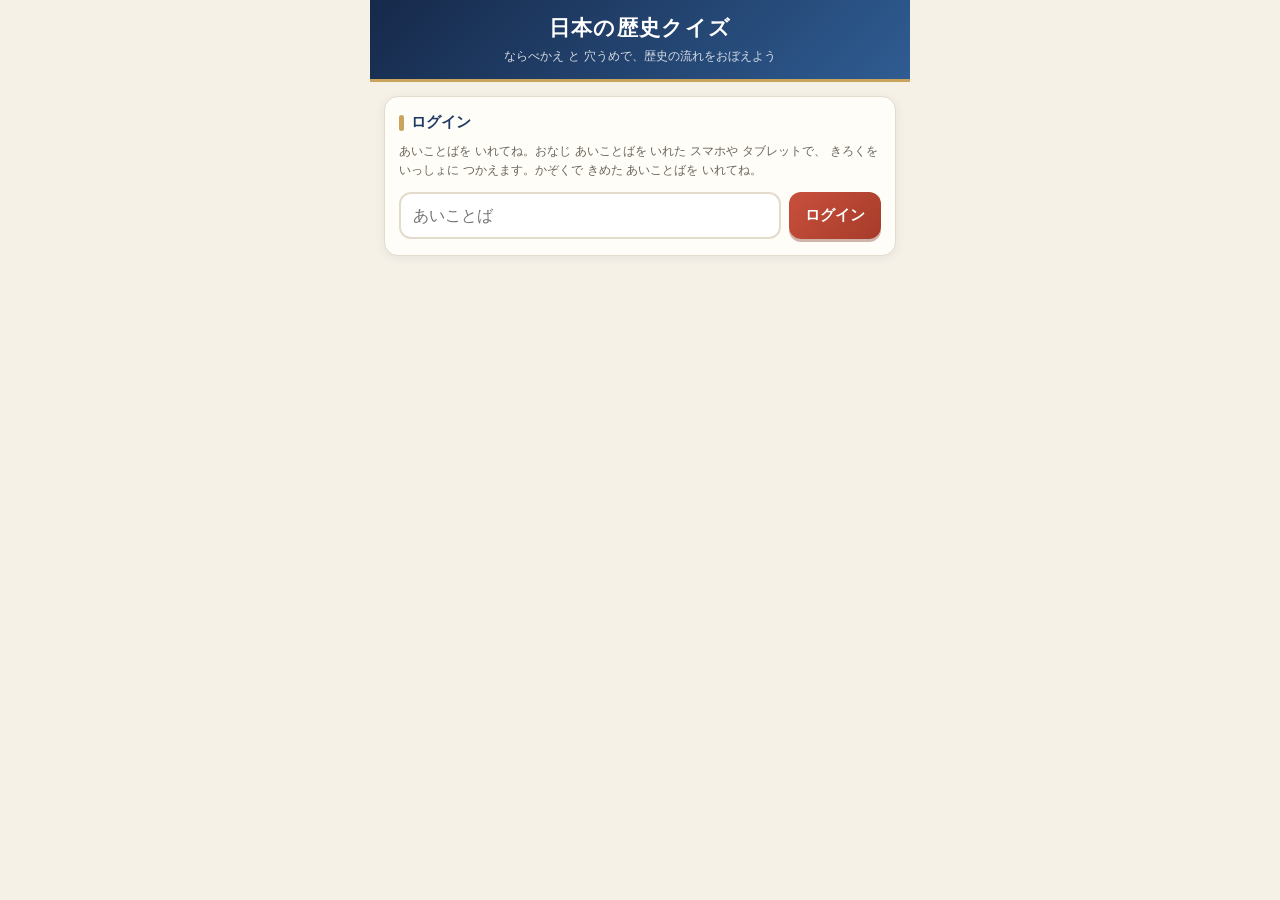
<file: japanese-history/index.html>
<!DOCTYPE html>
<html lang="ja">
<head>
<meta charset="UTF-8">
<meta name="viewport" content="width=device-width, initial-scale=1.0, maximum-scale=1.0, user-scalable=no, viewport-fit=cover">
<title>日本の歴史クイズ</title>
<meta name="description" content="時代の並べかえと穴うめ問題で、日本の歴史の流れをおぼえるアプリ">
<meta name="theme-color" content="#1f3b63">
<meta name="mobile-web-app-capable" content="yes">
<meta name="apple-mobile-web-app-capable" content="yes">
<meta name="apple-mobile-web-app-status-bar-style" content="black-translucent">
<meta name="apple-mobile-web-app-title" content="歴史クイズ">
<link rel="manifest" href="manifest.json">
<link rel="icon" href="icons/icon-192.png">
<link rel="apple-touch-icon" href="icons/apple-touch-icon.png">
<link rel="stylesheet" href="style.css">
</head>
<body>

<div class="app">
  <header class="topbar">
    <h1 class="topbar-title">日本の歴史クイズ</h1>
    <p class="topbar-sub">ならべかえ と 穴うめで、歴史の流れをおぼえよう</p>
  </header>

  <main class="main">

    <!-- あいことば画面 -->
    <section id="screen-group" class="screen" hidden>
      <div class="card">
        <h2 class="card-title">ログイン</h2>
        <p class="hint">
          あいことばを いれてね。おなじ あいことばを いれた スマホや タブレットで、
          きろくを いっしょに つかえます。かぞくで きめた あいことばを いれてね。
        </p>
        <form id="group-form" class="name-entry" autocomplete="off">
          <input type="text" id="group-code-input" class="name-input" maxlength="20" placeholder="あいことば" required>
          <button type="submit" class="btn btn-primary">ログイン</button>
        </form>
      </div>
    </section>

    <!-- なまえとうろく画面 -->
    <section id="screen-player" class="screen" hidden>
      <div class="card">
        <h2 class="card-title">だれが やる？</h2>
        <div id="player-list" class="player-list"></div>
        <form id="player-form" class="name-entry" autocomplete="off">
          <input type="text" id="player-name-input" class="name-input" maxlength="10" placeholder="なまえ（10もじまで）" required>
          <button type="submit" class="btn btn-primary">とうろくする</button>
        </form>
        <p class="hint">なまえごとに、れんぞく正解の記録をべつべつに つけます。</p>
      </div>
    </section>

    <!-- ホーム画面 -->
    <section id="screen-home" class="screen" hidden>
      <div class="card bar-card">
        <span id="player-display"></span>
        <button type="button" id="btn-switch-player" class="btn-link inline">ちがうひとにかえる</button>
      </div>
      <div class="card bar-card" id="group-bar" hidden>
        <span id="group-display"></span>
        <button type="button" id="btn-change-group" class="btn btn-secondary btn-compact">ログアウト</button>
      </div>

      <div class="card record-card">
        <div class="record-head">
          <span class="record-label">最大連続正解記録</span>
          <span class="record-level-tag" id="record-level-tag">中学生</span>
        </div>
        <p class="record-value"><span id="record-best">0</span><span class="record-unit">問</span></p>
        <div class="streak-line">
          <span>いまの連続正解</span>
          <strong id="record-current">0</strong><span>問</span>
        </div>
        <div class="streak-bar"><span id="streak-bar-fill"></span></div>
        <p class="record-hint" id="record-hint"></p>
      </div>

      <div class="card">
        <h2 class="card-title">むずかしさ</h2>
        <div class="chiprow two" id="level-chips"></div>
        <p class="hint" id="level-hint"></p>
      </div>

      <div class="card">
        <h2 class="card-title">出題する時代</h2>
        <div class="chiprow" id="preset-chips"></div>
        <div class="era-grid" id="era-grid"></div>
        <p class="hint" id="range-hint"></p>
      </div>

      <button type="button" id="btn-start" class="btn btn-primary btn-lg">スタート！</button>
      <button type="button" id="btn-stats" class="btn btn-secondary">がくしゅうの記録を見る</button>
      <p class="foot-note">
        全7問 ／ ①時代のならべかえ ②その時代の出来事のならべかえ ③出来事の穴うめ5問
      </p>
    </section>

    <!-- 出題画面 -->
    <section id="screen-quiz" class="screen" hidden>
      <div class="quizbar">
        <div class="quizbar-left">
          <span class="quizbar-progress" id="quiz-progress">1 / 7</span>
          <div class="dots" id="quiz-dots"></div>
        </div>
        <div class="quizbar-right">
          <span class="streak-chip" id="quiz-streak">🔥 0</span>
          <span class="best-chip" id="quiz-best">最高 0</span>
        </div>
      </div>
      <p class="record-flag" id="quiz-record-flag" hidden>記録こうしん中！</p>

      <div class="card quiz-card">
        <p class="q-kind" id="q-kind"></p>
        <h2 class="q-title" id="q-title"></h2>
        <p class="q-note" id="q-note"></p>
        <div id="q-body"></div>
      </div>

      <div class="feedback" id="q-feedback" hidden></div>

      <button type="button" id="btn-answer" class="btn btn-primary btn-lg" disabled>こたえあわせ</button>
      <button type="button" id="btn-next" class="btn btn-primary btn-lg" hidden>つぎへ</button>
      <button type="button" id="btn-quit" class="btn-link">やめてホームへ</button>
    </section>

    <!-- がくしゅうの記録画面 -->
    <section id="screen-stats" class="screen" hidden>
      <div class="card bar-card">
        <span id="stats-player"></span>
        <button type="button" id="btn-stats-back" class="btn-link inline">ホームへもどる</button>
      </div>

      <div class="card">
        <h2 class="card-title">がくしゅうの記録</h2>
        <div class="chiprow two" id="stats-level-chips"></div>
        <div class="stats-summary" id="stats-summary"></div>
      </div>

      <div class="card">
        <h2 class="card-title">時代べつの正答率</h2>
        <p class="stats-verdict" id="stats-verdict"></p>
        <div id="era-stats"></div>
        <p class="hint">
          ならべかえ②と穴うめ5問（その時代についての問題）から計算します。
          5つの時代のならべかえは、1つの時代に決められないので べつに数えています。
        </p>
      </div>

      <button type="button" id="btn-stats-start" class="btn btn-primary btn-lg">この記録をのばす（スタート）</button>
    </section>

    <!-- 結果画面 -->
    <section id="screen-result" class="screen" hidden>
      <div class="card result-card">
        <div class="result-emoji" id="result-emoji">🎊</div>
        <h2 class="result-title" id="result-title">けっか</h2>
        <p class="result-message" id="result-message"></p>
        <p class="result-score"><span id="result-score">0</span> <span class="result-score-unit">/ 7問 せいかい</span></p>

        <div class="result-streak" id="result-streak"></div>
        <div class="result-review" id="result-review"></div>

        <button type="button" id="btn-again" class="btn btn-primary btn-lg">もういちど</button>
        <button type="button" id="btn-home" class="btn btn-secondary">さいしょの画面へ</button>
      </div>
    </section>

  </main>
</div>

<canvas id="confetti" class="confetti" hidden aria-hidden="true"></canvas>

<script src="../firebase-config.js"></script>
<script src="data.js"></script>
<script src="script.js"></script>
</body>
</html>
</file>
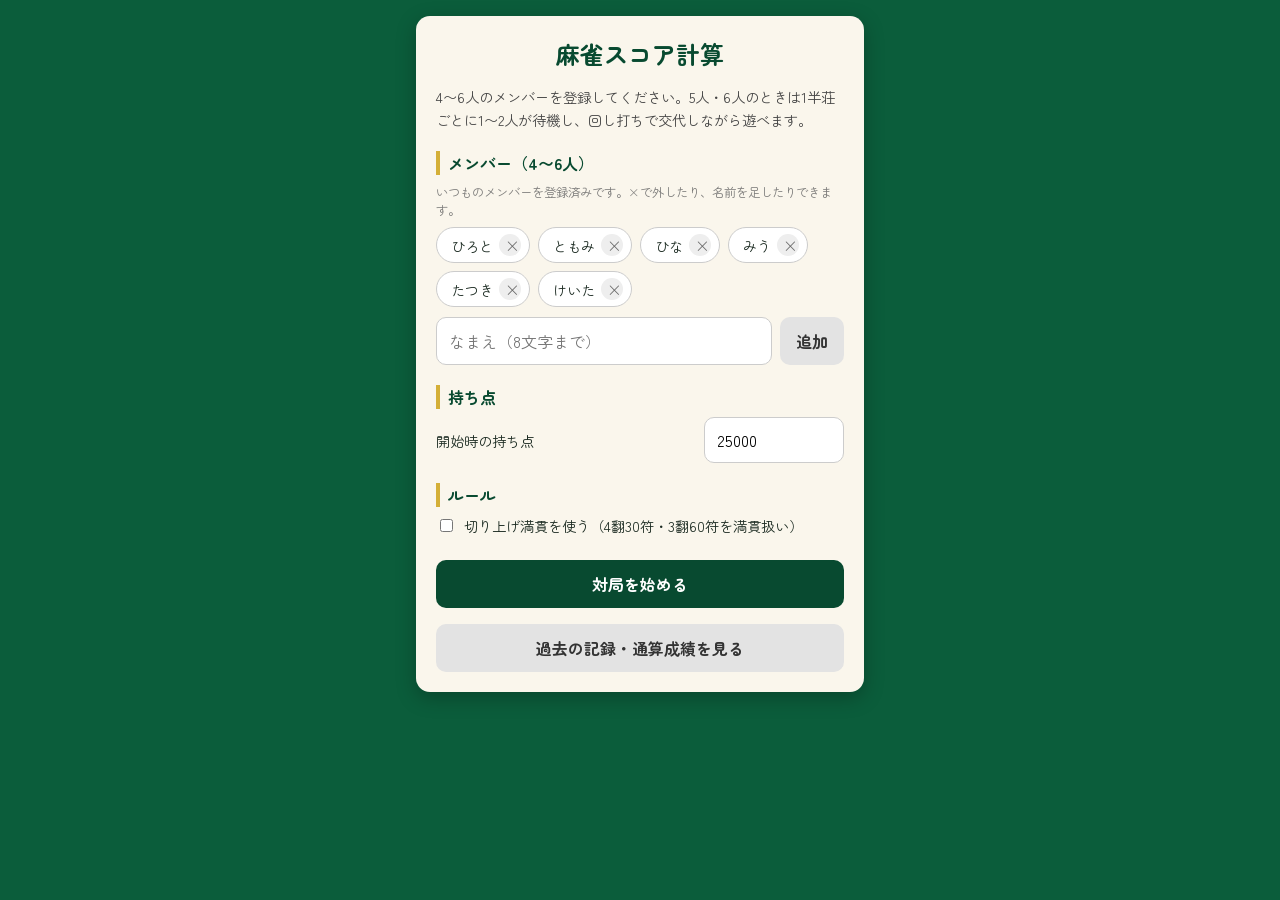
<file: mahjong-scorer/index.html>
<!DOCTYPE html>
<html lang="ja">
<head>
<meta charset="UTF-8">
<meta name="viewport" content="width=device-width, initial-scale=1.0, maximum-scale=1.0, user-scalable=no, viewport-fit=cover">
<title>麻雀スコア計算</title>
<meta name="description" content="4人以上6人以下のメンバーで回し打ちしながら使える、麻雀の点数計算・記録アプリ">
<meta name="theme-color" content="#0b5d3b">
<meta name="mobile-web-app-capable" content="yes">
<meta name="apple-mobile-web-app-capable" content="yes">
<meta name="apple-mobile-web-app-status-bar-style" content="black-translucent">
<meta name="apple-mobile-web-app-title" content="麻雀スコア">
<link rel="manifest" href="manifest.json">
<link rel="icon" href="icons/icon-192.png">
<link rel="apple-touch-icon" href="icons/apple-touch-icon.png">
<link rel="stylesheet" href="style.css">
</head>
<body>

<div class="app">

  <!-- ================= セットアップ画面 ================= -->
  <section id="screen-setup" class="screen">
    <div class="card">
      <h1 class="app-title">麻雀スコア計算</h1>
      <p class="lead">4〜6人のメンバーを登録してください。5人・6人のときは1半荘ごとに1〜2人が待機し、回し打ちで交代しながら遊べます。</p>

      <h2 class="section-title">メンバー（4〜6人）</h2>
      <p class="hint-text hint-dark">いつものメンバーを登録済みです。×で外したり、名前を足したりできます。</p>
      <div id="setup-player-list" class="setup-player-list"></div>
      <form id="setup-player-form" class="inline-form" autocomplete="off">
        <input type="text" id="setup-player-input" class="text-input" maxlength="8" placeholder="なまえ（8文字まで）">
        <button type="submit" class="btn btn-secondary">追加</button>
      </form>

      <h2 class="section-title">持ち点</h2>
      <div class="setting-row">
        <label for="setup-start-points">開始時の持ち点</label>
        <input type="number" id="setup-start-points" class="number-input" value="25000" step="1000" min="0">
      </div>

      <h2 class="section-title">ルール</h2>
      <label class="checkbox-row">
        <input type="checkbox" id="setup-kiriage">
        <span>切り上げ満貫を使う（4翻30符・3翻60符を満貫扱い）</span>
      </label>

      <p id="setup-error" class="error-text" hidden></p>
      <button id="setup-start-btn" class="btn btn-primary btn-block">対局を始める</button>

      <div id="setup-resume" class="resume-box" hidden>
        <p>前回の対局が保存されています。</p>
        <button id="resume-btn" class="btn btn-secondary btn-block">前回の続きから再開する</button>
      </div>

      <button id="setup-archive-btn" class="btn btn-secondary btn-block">過去の記録・通算成績を見る</button>
    </div>
  </section>

  <!-- ================= メイン卓画面 ================= -->
  <section id="screen-table" class="screen" hidden>
    <div class="table-header">
      <div class="round-info">
        <span id="round-label" class="round-label">東1局</span>
        <span id="honba-label" class="honba-label">0本場</span>
      </div>
      <div class="pot-info">
        供託 <span id="pot-label">0</span>点
      </div>
      <button id="menu-btn" class="icon-btn" aria-label="メニュー">☰</button>
    </div>

    <div id="seat-grid" class="seat-grid"></div>
    <p id="seat-hint" class="hint-text seat-hint"></p>

    <div id="waiting-box" class="waiting-box" hidden>
      <h3 class="section-title small">待機中（タップで交代）</h3>
      <div id="waiting-list" class="waiting-list"></div>
      <p class="hint-text">待機中のメンバーを選んでから、交代させたい席をタップしてください。</p>
    </div>

    <div class="action-grid">
      <button id="btn-ron" class="btn btn-action">ロン</button>
      <button id="btn-tsumo" class="btn btn-action">ツモ</button>
      <button id="btn-draw" class="btn btn-action">流局</button>
      <button id="btn-adjust" class="btn btn-action btn-action-sub">点数調整</button>
      <button id="btn-add-player" class="btn btn-action btn-action-sub">メンバー追加</button>
      <button id="btn-undo" class="btn btn-action btn-action-sub" disabled>ひとつ戻す</button>
    </div>

    <button id="btn-history" class="btn btn-link">記録・順位表を見る</button>
  </section>

  <!-- ================= 記録・順位表 画面 ================= -->
  <section id="screen-history" class="screen" hidden>
    <div class="card">
      <div class="row-between">
        <h2 class="section-title">順位表</h2>
        <button id="history-back-btn" class="btn btn-secondary">卓に戻る</button>
      </div>
      <div id="leaderboard" class="leaderboard"></div>

      <h2 class="section-title">対局記録（1局ごと）</h2>
      <div id="history-list" class="history-list"></div>

      <button id="history-archive-btn" class="btn btn-secondary btn-block">過去の記録・通算成績を見る</button>
      <button id="end-session-btn" class="btn btn-danger btn-block">対局を終了する</button>
    </div>
  </section>

  <!-- ================= 過去の記録・通算成績 画面 ================= -->
  <section id="screen-archive" class="screen" hidden>
    <div class="card">
      <div class="row-between">
        <h2 class="section-title">通算成績</h2>
        <button id="archive-back-btn" class="btn btn-secondary">戻る</button>
      </div>
      <div id="stats-table" class="leaderboard"></div>

      <h2 class="section-title">過去の対局</h2>
      <div id="archive-list" class="archive-list"></div>

      <button id="archive-import-btn" class="btn btn-secondary btn-block">スプレッドシートから読み込む</button>
      <button id="archive-clear-btn" class="btn btn-danger btn-block">過去の記録をすべて削除</button>
    </div>
  </section>

  <!-- ================= 手入力モーダル ================= -->
  <div id="modal-overlay" class="modal-overlay" hidden>
    <div id="modal-box" class="modal-box"></div>
  </div>

</div>

<script src="script.js"></script>
</body>
</html>
</file>
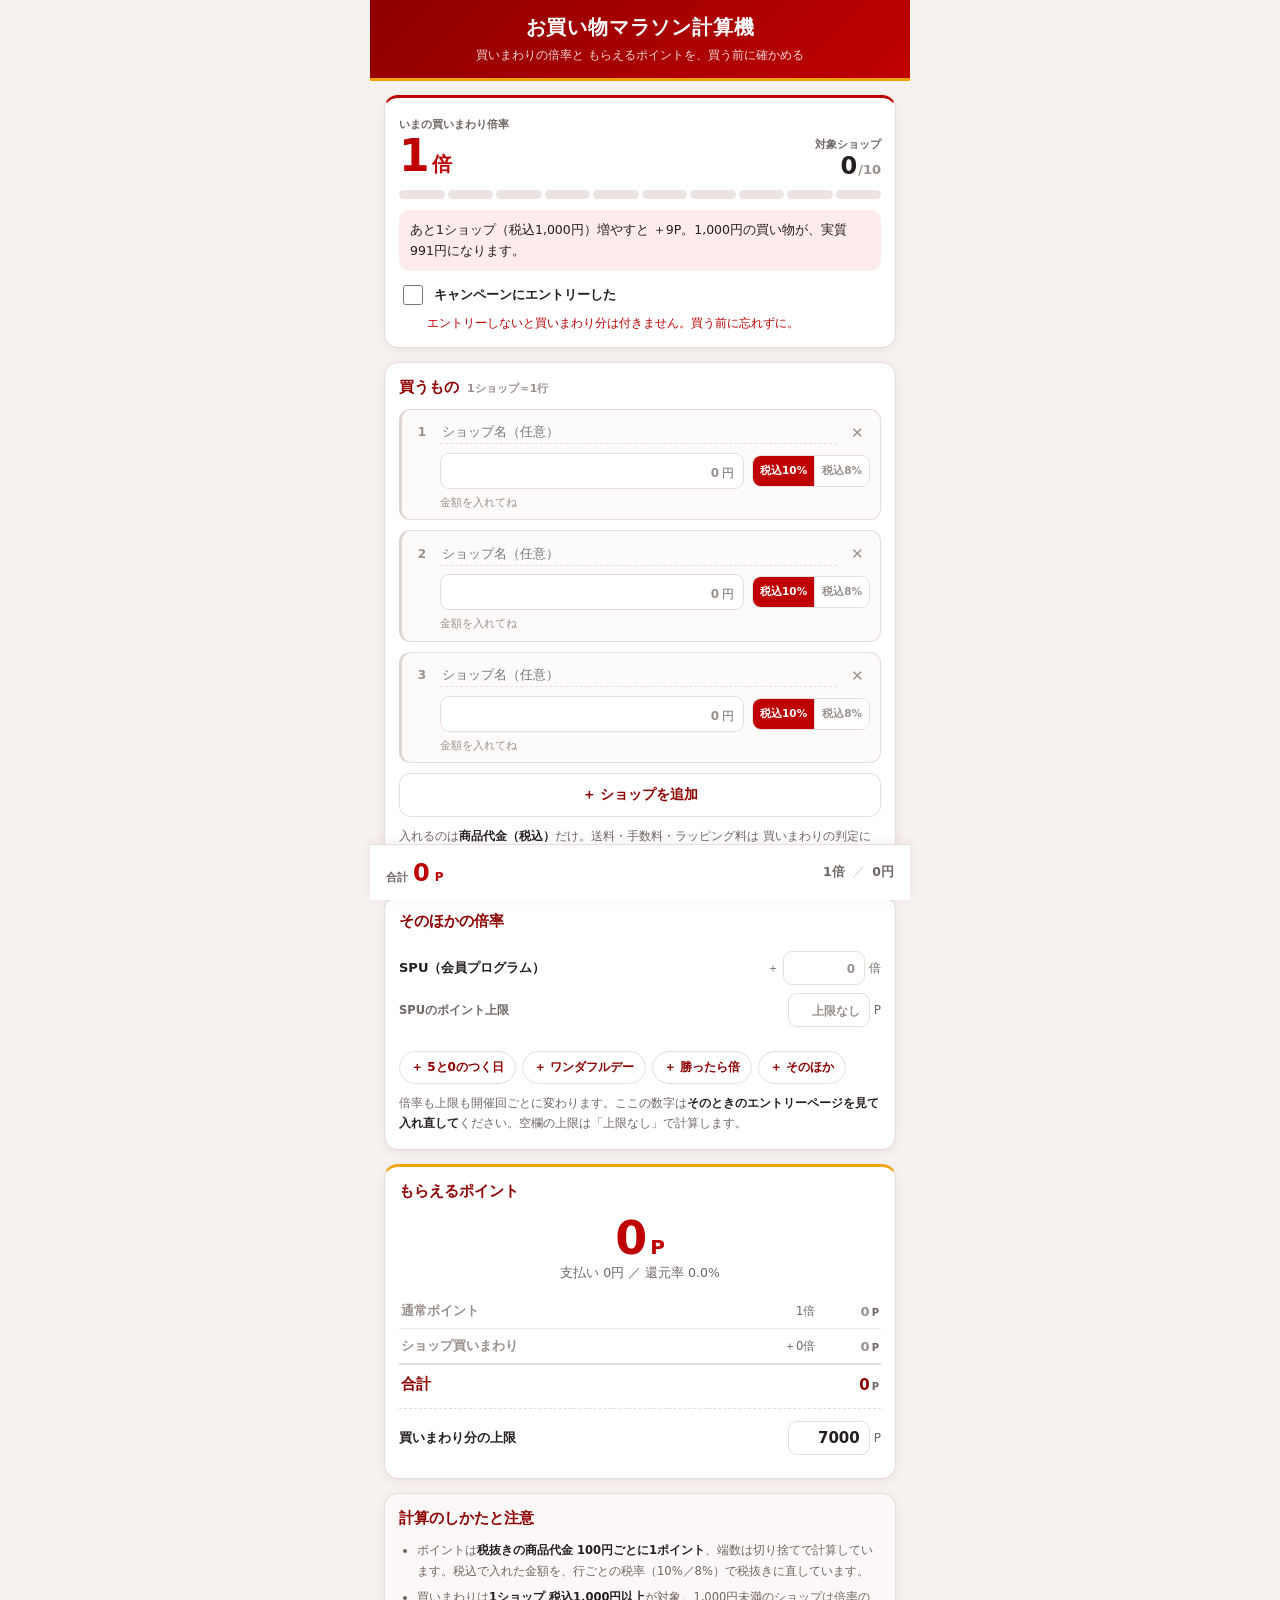
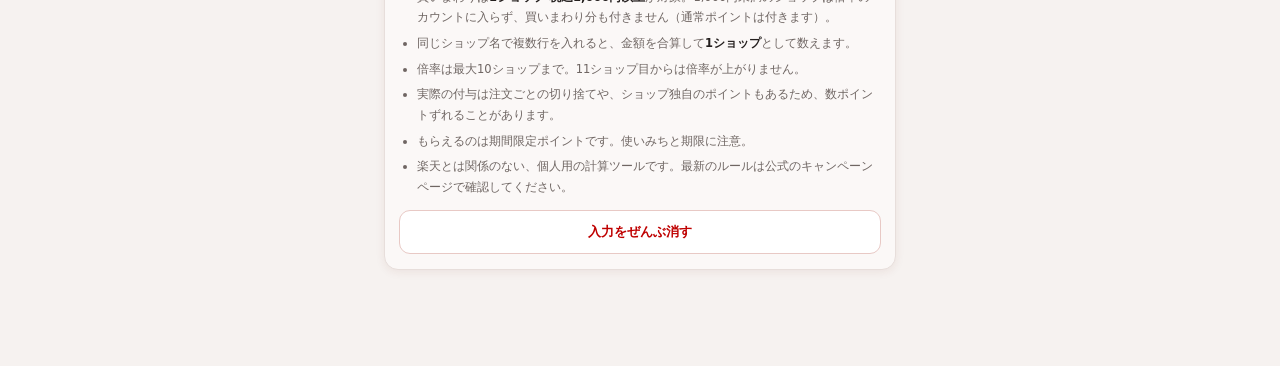
<file: rakuten-marathon/index.html>
<!DOCTYPE html>
<html lang="ja">
<head>
<meta charset="UTF-8">
<meta name="viewport" content="width=device-width, initial-scale=1.0, maximum-scale=1.0, user-scalable=no, viewport-fit=cover">
<title>お買い物マラソン ポイント計算</title>
<meta name="description" content="買いまわりの倍率と、もらえるポイントを買う前に確かめる計算アプリ">
<meta name="theme-color" content="#bf0000">
<meta name="mobile-web-app-capable" content="yes">
<meta name="apple-mobile-web-app-capable" content="yes">
<meta name="apple-mobile-web-app-status-bar-style" content="black-translucent">
<meta name="apple-mobile-web-app-title" content="買いまわり計算">
<link rel="manifest" href="manifest.json">
<link rel="icon" href="icons/icon-192.png">
<link rel="apple-touch-icon" href="icons/apple-touch-icon.png">
<link rel="stylesheet" href="style.css">
</head>
<body>

<div class="app">
  <header class="topbar">
    <h1 class="topbar-title">お買い物マラソン計算機</h1>
    <p class="topbar-sub">買いまわりの倍率と もらえるポイントを、買う前に確かめる</p>
  </header>

  <main class="main">

    <!-- 買いまわりの進み具合 -->
    <section class="card progress-card">
      <div class="mult-head">
        <div class="mult-block">
          <span class="mult-label">いまの買いまわり倍率</span>
          <p class="mult-value"><span id="mult-value">1</span><span class="mult-unit">倍</span></p>
        </div>
        <div class="shopcount-block">
          <span class="shopcount-label">対象ショップ</span>
          <p class="shopcount-value"><span id="shop-count">0</span><span class="shopcount-unit">/10</span></p>
        </div>
      </div>

      <div class="steps" id="steps" aria-hidden="true"></div>

      <p class="next-hint" id="next-hint"></p>

      <label class="entry-check">
        <input type="checkbox" id="entry-check">
        <span>キャンペーンにエントリーした</span>
      </label>
      <p class="entry-warn" id="entry-warn" hidden>エントリーしないと買いまわり分は付きません。買う前に忘れずに。</p>
    </section>

    <!-- 買うものを入れる -->
    <section class="card">
      <h2 class="card-title">買うもの<span class="card-title-note">1ショップ＝1行</span></h2>
      <div id="shop-list" class="shop-list"></div>
      <button type="button" id="btn-add-shop" class="btn btn-secondary">＋ ショップを追加</button>
      <p class="hint">
        入れるのは<strong>商品代金（税込）</strong>だけ。送料・手数料・ラッピング料は
        買いまわりの判定にもポイントにも入りません。
      </p>
    </section>

    <!-- 倍率の設定 -->
    <section class="card">
      <h2 class="card-title">そのほかの倍率</h2>

      <div class="field-row">
        <label class="field-label" for="spu-rate">SPU（会員プログラム）</label>
        <div class="field-inputs">
          <span class="prefix">＋</span>
          <input type="number" id="spu-rate" class="num-input" inputmode="decimal" step="0.5" min="0" placeholder="0">
          <span class="suffix">倍</span>
        </div>
      </div>
      <div class="field-row sub">
        <label class="field-label" for="spu-cap">SPUのポイント上限</label>
        <div class="field-inputs">
          <input type="number" id="spu-cap" class="num-input" inputmode="numeric" min="0" placeholder="上限なし">
          <span class="suffix">P</span>
        </div>
      </div>

      <div class="campaign-list" id="campaign-list"></div>

      <div class="preset-row" id="preset-row">
        <button type="button" class="chip" data-preset="5と0のつく日">＋ 5と0のつく日</button>
        <button type="button" class="chip" data-preset="ワンダフルデー">＋ ワンダフルデー</button>
        <button type="button" class="chip" data-preset="勝ったら倍">＋ 勝ったら倍</button>
        <button type="button" class="chip" data-preset="">＋ そのほか</button>
      </div>
      <p class="hint">
        倍率も上限も開催回ごとに変わります。ここの数字は<strong>そのときのエントリーページを見て
        入れ直して</strong>ください。空欄の上限は「上限なし」で計算します。
      </p>
    </section>

    <!-- 結果 -->
    <section class="card result-card" id="result-card">
      <h2 class="card-title">もらえるポイント</h2>
      <p class="total-point"><span id="total-point">0</span><span class="total-unit">P</span></p>
      <p class="total-sub" id="total-sub">支払い 0円 ／ 還元率 0.0%</p>

      <table class="breakdown">
        <tbody id="breakdown-body"></tbody>
      </table>

      <div id="cap-notes"></div>

      <div class="field-row kaimawari-cap">
        <label class="field-label" for="kaimawari-cap">買いまわり分の上限</label>
        <div class="field-inputs">
          <input type="number" id="kaimawari-cap" class="num-input" inputmode="numeric" min="0" placeholder="上限なし">
          <span class="suffix">P</span>
        </div>
      </div>
    </section>

    <!-- 注意 -->
    <section class="card note-card">
      <h2 class="card-title">計算のしかたと注意</h2>
      <ul class="note-list">
        <li>ポイントは<strong>税抜きの商品代金 100円ごとに1ポイント</strong>、端数は切り捨てで計算しています。税込で入れた金額を、行ごとの税率（10%／8%）で税抜きに直しています。</li>
        <li>買いまわりは<strong>1ショップ 税込1,000円以上</strong>が対象。1,000円未満のショップは倍率のカウントに入らず、買いまわり分も付きません（通常ポイントは付きます）。</li>
        <li>同じショップ名で複数行を入れると、金額を合算して<strong>1ショップ</strong>として数えます。</li>
        <li>倍率は最大10ショップまで。11ショップ目からは倍率が上がりません。</li>
        <li>実際の付与は注文ごとの切り捨てや、ショップ独自のポイントもあるため、数ポイントずれることがあります。</li>
        <li>もらえるのは期間限定ポイントです。使いみちと期限に注意。</li>
        <li>楽天とは関係のない、個人用の計算ツールです。最新のルールは公式のキャンペーンページで確認してください。</li>
      </ul>
      <button type="button" id="btn-clear" class="btn btn-danger">入力をぜんぶ消す</button>
    </section>

  </main>

  <div class="stickybar" id="stickybar">
    <div class="sticky-left">
      <span class="sticky-label">合計</span>
      <strong id="sticky-point">0</strong><span class="sticky-unit">P</span>
    </div>
    <div class="sticky-right">
      <span id="sticky-mult">1倍</span>
      <span class="sticky-sep">／</span>
      <span id="sticky-pay">0円</span>
    </div>
  </div>
</div>

<script src="script.js"></script>
</body>
</html>
</file>
<file: style.css>
:root {
  --color-bg-1: #fff4d6;
  --color-bg-2: #cdeffd;
  --color-primary: #ff8a3d;
  --color-primary-dark: #e56d1e;
  --color-secondary: #4fb0e6;
  --color-secondary-dark: #2f8fc4;
  --color-correct: #4caf50;
  --color-wrong: #ef5350;
  --color-text: #3a2e1e;
  --radius: 18px;
}

* {
  box-sizing: border-box;
}

html {
  -webkit-text-size-adjust: 100%;
}

body {
  margin: 0;
  min-height: 100vh;
  min-height: 100dvh;
  font-family: "Hiragino Maru Gothic ProN", "Yu Gothic", "Meiryo", sans-serif;
  background: linear-gradient(160deg, var(--color-bg-1), var(--color-bg-2));
  color: var(--color-text);
  display: flex;
  justify-content: center;
  padding: 16px;
  padding-top: max(16px, env(safe-area-inset-top));
  padding-bottom: max(16px, env(safe-area-inset-bottom));
  padding-left: max(16px, env(safe-area-inset-left));
  padding-right: max(16px, env(safe-area-inset-right));
  -webkit-tap-highlight-color: transparent;
  overscroll-behavior-y: contain;
}

button,
input {
  font-family: inherit;
  -webkit-user-select: none;
  user-select: none;
}

.app {
  width: 100%;
  max-width: 640px;
}

.app-title {
  text-align: center;
  font-size: 2rem;
  margin: 8px 0 20px;
  color: var(--color-primary-dark);
  text-shadow: 2px 2px 0 #fff;
}

.card {
  background: #ffffffee;
  border-radius: var(--radius);
  padding: 20px;
  margin-bottom: 20px;
  box-shadow: 0 6px 16px rgba(0, 0, 0, 0.12);
}

.card h2 {
  margin-top: 0;
  font-size: 1.1rem;
  color: var(--color-secondary-dark);
}

/* けいさんの しゅるいごとの グループ。色は --op で 1か所だけ 決める */
.card h2.spaced {
  margin-top: 24px;
}

.op-group {
  margin-top: 14px;
}

.op-head {
  display: flex;
  align-items: center;
  gap: 9px;
  margin-bottom: 9px;
}

.op-sign {
  width: 30px;
  height: 30px;
  flex: none;
  display: grid;
  place-items: center;
  border-radius: 9px;
  background: var(--op);
  color: #fff;
  font-size: 1.15rem;
  font-weight: bold;
  line-height: 1;
}

.op-name {
  font-weight: bold;
  font-size: 1rem;
  color: var(--op);
}

.op-levels {
  display: grid;
  grid-template-columns: 1fr 1fr;
  gap: 9px;
}

.op-levels > * {
  min-width: 0;
}

.lv {
  text-align: center;
  padding: 13px 10px;
  border: 2px solid #e7e2da;
  border-radius: 14px;
  background: #fff;
  font: inherit;
  color: var(--color-text);
  cursor: pointer;
}

.lv strong {
  display: block;
  font-size: 1rem;
}

.lv .best {
  display: block;
  margin-top: 5px;
  font-size: 0.72rem;
  font-weight: bold;
  color: var(--op);
}

.lv.selected {
  background: var(--op);
  border-color: var(--op);
  color: #fff;
}

.lv.selected .best {
  color: rgba(255, 255, 255, 0.92);
}

.mode-grid {
  display: flex;
  flex-direction: column;
  gap: 10px;
  margin-bottom: 20px;
}

.mode-chip {
  display: flex;
  align-items: center;
  gap: 10px;
  padding: 12px 14px;
  border: 2px solid #ddd;
  border-radius: var(--radius);
  background: #fff;
  cursor: pointer;
}

.mode-chip input[type="radio"] {
  width: 18px;
  height: 18px;
}

.mode-chip > span {
  font-size: 0.95rem;
  font-weight: bold;
}

.mode-chip .mode-setting {
  margin-left: auto;
  padding: 5px 12px;
  border-radius: 999px;
  background: #f2efe9;
  color: #7b7268;
  font-size: 0.85rem;
  font-weight: bold;
  white-space: nowrap;
}

.btn {
  display: block;
  width: 100%;
  padding: 14px;
  font-size: 1.15rem;
  font-weight: bold;
  border: none;
  border-radius: var(--radius);
  cursor: pointer;
  margin-top: 8px;
}

.btn-primary {
  background: var(--color-primary);
  color: #fff;
}

.btn-primary:hover {
  background: var(--color-primary-dark);
}

.btn-secondary {
  background: #eee;
  color: var(--color-text);
}

.btn-secondary:hover {
  background: #ddd;
}

.history-item {
  display: flex;
  justify-content: space-between;
  align-items: center;
  gap: 10px;
  padding: 8px 10px;
  background: #f7f7f7;
  border-radius: 10px;
  font-size: 0.9rem;
}

.history-item .history-main {
  flex: 1;
  min-width: 0;
}

.history-empty {
  color: #999;
  font-size: 0.9rem;
}

.player-bar {
  display: flex;
  align-items: center;
  justify-content: space-between;
  padding: 14px 20px;
  margin-bottom: 14px;
  font-weight: bold;
}

.btn-link {
  background: none;
  border: none;
  color: var(--color-secondary-dark);
  text-decoration: underline;
  font-size: 0.85rem;
  font-weight: normal;
  cursor: pointer;
  padding: 4px 0;
}

/* display:flex would otherwise override the hidden attribute */
.group-bar[hidden] {
  display: none;
}

.group-bar {
  display: flex;
  align-items: center;
  justify-content: space-between;
  gap: 10px;
  flex-wrap: wrap;
  padding: 12px 20px;
  margin-bottom: 14px;
  font-size: 0.9rem;
}

.btn-compact {
  width: auto;
  margin-top: 0;
  padding: 8px 14px;
  font-size: 0.85rem;
}

.group-note {
  font-size: 0.85rem;
  color: #777;
  line-height: 1.6;
  margin: 0 0 14px;
}

.cloud-status {
  font-size: 0.8rem;
  color: #999;
  text-align: center;
  margin-top: 10px;
}

.player-list {
  margin-bottom: 16px;
}

.player-list:empty {
  margin-bottom: 0;
}

.player-list-label {
  font-size: 0.85rem;
  color: #888;
  margin-bottom: 8px;
}

.player-list-item {
  display: block;
  width: 100%;
  text-align: left;
  padding: 12px 14px;
  margin-bottom: 8px;
  border: 2px solid var(--color-secondary);
  border-radius: var(--radius);
  background: #fff;
  font-size: 1rem;
  font-weight: bold;
  cursor: pointer;
}

.player-list-item:active {
  background: var(--color-secondary);
  color: #fff;
}

.quiz-card {
  text-align: center;
}

.quiz-status {
  display: flex;
  justify-content: space-between;
  font-size: 0.95rem;
  color: #666;
  margin-bottom: 6px;
}

.quiz-score {
  font-size: 0.95rem;
  margin-bottom: 20px;
  color: #666;
}

.quiz-question {
  font-size: 2.6rem;
  font-weight: bold;
  margin: 30px 0;
  color: var(--color-primary-dark);
}

/* つぎの問題に入れかわるときの ひと呼吸 */
.quiz-question.swap {
  animation: question-swap 0.16s ease-out;
}

@keyframes question-swap {
  from {
    opacity: 0;
    transform: translateY(6px);
  }
  to {
    opacity: 1;
    transform: translateY(0);
  }
}

.quiz-feedback {
  transition: color 0.12s ease-out;
}

.answer-display {
  min-height: 2.6rem;
  font-size: 2rem;
  font-weight: bold;
  padding: 8px;
  margin: 0 auto 16px;
  max-width: 220px;
  border: 3px solid var(--color-secondary);
  border-radius: var(--radius);
  background: #fff;
  color: var(--color-primary-dark);
  letter-spacing: 4px;
}

.keypad {
  display: grid;
  grid-template-columns: repeat(3, 1fr);
  gap: 10px;
  max-width: 320px;
  margin: 0 auto;
}

.key {
  padding: 18px 0;
  font-size: 1.5rem;
  font-weight: bold;
  border: none;
  border-radius: var(--radius);
  background: #fff;
  border: 2px solid var(--color-secondary);
  color: var(--color-text);
  cursor: pointer;
  touch-action: manipulation;
}

.key:active {
  background: var(--color-secondary);
  color: #fff;
  transform: translateY(1px);
}

.key-back {
  background: #eee;
  border-color: #ccc;
}

.key-enter {
  grid-column: span 1;
  background: var(--color-primary);
  border-color: var(--color-primary-dark);
  color: #fff;
  font-size: 1.1rem;
}

.key-enter:active {
  background: var(--color-primary-dark);
}

.name-entry {
  display: flex;
  flex-direction: column;
  gap: 8px;
  margin-bottom: 12px;
}

.name-entry label {
  font-size: 0.95rem;
  color: var(--color-secondary-dark);
  font-weight: bold;
}

.name-input {
  font-size: 1.2rem;
  padding: 12px;
  border: 3px solid var(--color-secondary);
  border-radius: var(--radius);
  text-align: center;
}

.name-entry .btn {
  margin-top: 0;
}

.name-saved-msg {
  text-align: center;
  font-size: 1.1rem;
  font-weight: bold;
  color: var(--color-correct);
  margin-bottom: 12px;
}

.quiz-feedback {
  min-height: 2rem;
  font-size: 1.3rem;
  font-weight: bold;
  margin-top: 14px;
}

.quiz-feedback.correct {
  color: var(--color-correct);
}

.quiz-feedback.wrong {
  color: var(--color-wrong);
}

.result-stats {
  display: flex;
  flex-direction: column;
  gap: 8px;
  font-size: 1.1rem;
  margin-bottom: 20px;
}

.result-stats .big {
  font-size: 2rem;
  font-weight: bold;
  color: var(--color-primary-dark);
  text-align: center;
}

@media (max-width: 420px) {
  .quiz-question {
    font-size: 2rem;
  }
  .keypad {
    max-width: 280px;
  }
  .key {
    padding: 16px 0;
  }
}

#btn-history {
  margin-top: 14px;
}

/* これまでのきろく：しぼりこみ */
.filters {
  display: flex;
  flex-direction: column;
  gap: 7px;
  margin: 12px 0 16px;
}

.chiprow {
  display: grid;
  grid-template-columns: repeat(4, 1fr);
  gap: 6px;
}

.chiprow.two {
  grid-template-columns: 1fr 1fr;
}

.chiprow.two .chip {
  font-size: 0.85rem;
}

.chiprow > * {
  min-width: 0;
}

.chip {
  padding: 9px 3px;
  border: 2px solid #e7e2da;
  border-radius: 999px;
  background: #fff;
  font: inherit;
  font-size: 0.75rem;
  font-weight: bold;
  color: #7b7268;
  cursor: pointer;
  overflow: hidden;
  text-overflow: ellipsis;
  white-space: nowrap;
}

.chip[aria-pressed="true"] {
  background: var(--op);
  border-color: var(--op);
  color: #fff;
}

/* これまでのきろく：まとめ */
.summary {
  display: grid;
  grid-template-columns: 1fr 1fr;
  gap: 9px;
}

.tile {
  background: #f7f5f1;
  border-radius: 13px;
  padding: 11px 12px;
}

.tile-k {
  font-size: 0.7rem;
  color: #7b7268;
}

.tile-v {
  margin-top: 3px;
  font-size: 1.5rem;
  font-weight: bold;
  line-height: 1.1;
}

.tile-v span {
  font-size: 0.8rem;
  margin-left: 1px;
}

.tile-best {
  color: var(--op);
}

.gain {
  margin: 9px 0 4px;
  padding: 13px 14px;
  border-radius: 13px;
  background: #eef8f2;
  border: 2px solid #cfe9db;
}

.gain-k {
  font-size: 0.72rem;
  color: #4a7a63;
}

.gain-v {
  margin-top: 2px;
  font-size: 1.4rem;
  font-weight: bold;
  color: #2f8f6a;
}

.gain.flat {
  background: #f7f5f1;
  border-color: #e7e2da;
}

.gain.flat .gain-k {
  color: #7b7268;
}

.gain.flat .gain-v {
  color: var(--color-text);
}

.chart-figure {
  margin: 16px 0 0;
}

.chart-figure figcaption {
  font-size: 0.78rem;
  color: #7b7268;
  margin-bottom: 6px;
}

.chart {
  width: 100%;
  height: auto;
  display: block;
}

.history-log-head {
  display: flex;
  align-items: center;
  justify-content: space-between;
  gap: 10px;
  margin: 16px 0 8px;
}

.history-tag {
  flex-shrink: 0;
  font-size: 0.66rem;
  font-weight: bold;
  padding: 2px 7px;
  border-radius: 999px;
  background: #2f8f6a;
  color: #fff;
  white-space: nowrap;
}

/* これまでのきろく */
.history-log {
  display: flex;
  flex-direction: column;
  gap: 6px;
  max-height: 60vh;
  overflow-y: auto;
  margin-bottom: 14px;
}

.history-main small,
.history-score small {
  display: block;
  font-size: 0.72rem;
  color: #999;
  font-weight: normal;
}

.history-score {
  text-align: right;
  font-weight: bold;
  flex-shrink: 0;
  white-space: nowrap;
}

/* なまえの へんしゅう */
.player-list-head {
  display: flex;
  align-items: center;
  justify-content: space-between;
  gap: 10px;
  margin-bottom: 8px;
}

.player-list-head .player-list-label {
  margin-bottom: 0;
}

.player-row {
  display: flex;
  align-items: stretch;
  gap: 8px;
  margin-bottom: 8px;
}

.player-row .player-list-item {
  flex: 1;
  margin-bottom: 0;
}

.player-row .player-list-item:disabled {
  opacity: 0.75;
  cursor: default;
}

.player-edit-btn {
  flex-shrink: 0;
  width: 48px;
  border: 2px solid #ddd;
  border-radius: var(--radius);
  background: #fff;
  font-size: 1.1rem;
  cursor: pointer;
}

.player-delete-btn {
  border-color: #f3c4c2;
  background: #fff5f5;
}

.history-item .player-edit-btn {
  padding: 6px 0;
  width: 44px;
}

/* スタート前の カウントダウン */
.countdown {
  position: fixed;
  inset: 0;
  z-index: 20;
  display: grid;
  place-items: center;
  background: linear-gradient(160deg, var(--color-bg-1), var(--color-bg-2));
}

.countdown[hidden] {
  display: none;
}

.countdown-label {
  position: absolute;
  top: 32%;
  font-size: 1.1rem;
  font-weight: bold;
  color: var(--color-secondary-dark);
  text-shadow: 2px 2px 0 #fff;
}

.countdown-num {
  font-size: 6rem;
  font-weight: bold;
  color: var(--color-primary-dark);
  text-shadow: 3px 3px 0 #fff;
  line-height: 1;
}

.countdown-num.go {
  font-size: 3.2rem;
  color: var(--color-correct);
}

.countdown-num.pop {
  animation: countdown-pop 0.45s ease-out;
}

@keyframes countdown-pop {
  0% {
    transform: scale(0.4);
    opacity: 0;
  }
  45% {
    transform: scale(1.12);
    opacity: 1;
  }
  100% {
    transform: scale(1);
    opacity: 1;
  }
}

/* さいこうきろく こうしんの おいわい */
.confetti {
  position: fixed;
  inset: 0;
  z-index: 30;
  pointer-events: none;
}

.confetti[hidden] {
  display: none;
}

.celebration {
  margin-bottom: 16px;
  padding: 14px 12px;
  border-radius: var(--radius);
  background: linear-gradient(135deg, #fff3d1, #ffe0ec);
  border: 3px solid var(--color-primary);
  text-align: center;
  animation: celebration-in 0.5s ease-out;
}

.celebration[hidden] {
  display: none;
}

.celebration-title {
  font-size: 1.25rem;
  font-weight: bold;
  color: var(--color-primary-dark);
}

.celebration-sub {
  margin-top: 6px;
  font-size: 0.9rem;
  color: #7b7268;
}

.celebration-sub b {
  font-size: 1.05rem;
  color: var(--color-text);
}

@keyframes celebration-in {
  from {
    transform: scale(0.85);
    opacity: 0;
  }
  to {
    transform: scale(1);
    opacity: 1;
  }
}

@media (prefers-reduced-motion: reduce) {
  .countdown-num.pop,
  .celebration,
  .quiz-question.swap {
    animation: none;
  }
}
</file>
<file: eitango/style.css>
:root {
  --bg: #f3f6fb;
  --panel: #ffffff;
  --ink: #1d2433;
  --sub: #5f6b80;
  --line: #d9e0ec;
  --primary: #2b5fab;
  --primary-dark: #1f4a8a;
  --good: #2e9d5b;
  --bad: #e0663f;
  --danger: #c0392b;
  --word: #2b5fab;
  --idiom: #8a4fbf;
  --radius: 16px;
  --tabbar-h: 64px;
}

* { box-sizing: border-box; }

html, body {
  margin: 0;
  background: var(--bg);
  color: var(--ink);
  font-family: system-ui, -apple-system, "Hiragino Sans", "Hiragino Kaku Gothic ProN", "Yu Gothic UI", "Meiryo", sans-serif;
  font-size: 17px;
  -webkit-text-size-adjust: 100%;
}

button, input, textarea, select { font: inherit; color: inherit; }
button { cursor: pointer; -webkit-tap-highlight-color: transparent; }
[hidden] { display: none !important; }

.app {
  min-height: 100vh;
  min-height: 100dvh;
  display: flex;
  flex-direction: column;
}

.topbar {
  background: var(--primary);
  color: #fff;
  padding: calc(10px + env(safe-area-inset-top)) 16px 10px;
  text-align: center;
}
.topbar-title { margin: 0; font-size: 1.15rem; letter-spacing: 0.05em; }

.main {
  flex: 1;
  width: 100%;
  max-width: 760px;
  margin: 0 auto;
  padding: 16px 16px calc(var(--tabbar-h) + 24px + env(safe-area-inset-bottom));
}

.panel {
  background: var(--panel);
  border-radius: var(--radius);
  padding: 20px;
  box-shadow: 0 2px 8px rgba(29, 36, 51, 0.06);
}
.panel + .panel { margin-top: 14px; }
.center { text-align: center; }

/* ---------- ボタン ---------- */
.btn {
  border: none;
  border-radius: 14px;
  padding: 12px 18px;
  min-height: 52px;
  font-weight: 700;
  background: #e7ecf5;
  color: var(--ink);
  transition: transform 0.06s, filter 0.15s;
}
.btn:active { transform: scale(0.97); filter: brightness(0.93); }
.btn-big { width: 100%; min-height: 64px; font-size: 1.2rem; }
.btn-primary { background: var(--primary); color: #fff; }
.btn-good { background: var(--good); color: #fff; }
.btn-bad { background: var(--bad); color: #fff; }
.btn-danger { background: transparent; color: var(--danger); border: 2px solid var(--danger); width: 100%; margin-top: 18px; }
.btn-ghost { background: transparent; border: 2px solid var(--line); color: var(--sub); }

.btn-speak {
  border: none;
  background: #e7ecf5;
  border-radius: 50%;
  width: 56px;
  height: 56px;
  font-size: 1.5rem;
  line-height: 1;
}
.btn-speak:active { filter: brightness(0.9); }
.btn-speak-small { width: 48px; height: 48px; font-size: 1.25rem; flex: none; }

.badge {
  display: inline-block;
  padding: 3px 10px;
  border-radius: 999px;
  font-size: 0.8rem;
  font-weight: 700;
  color: #fff;
  background: var(--word);
}
.badge-idiom { background: var(--idiom); }

/* ---------- 入力 ---------- */
.input {
  width: 100%;
  border: 2px solid var(--line);
  border-radius: 12px;
  padding: 12px 14px;
  min-height: 52px;
  font-size: 1.1rem;  /* 16px 未満だと iPhone が勝手に拡大する */
  background: #fff;
}
.input:focus { outline: none; border-color: var(--primary); }
textarea.input { resize: vertical; }

.seg {
  display: flex;
  background: #e7ecf5;
  border-radius: 12px;
  padding: 4px;
  gap: 4px;
}
.seg-btn {
  flex: 1;
  border: none;
  background: transparent;
  border-radius: 9px;
  min-height: 46px;
  font-weight: 700;
  color: var(--sub);
}
.seg-btn.is-on { background: #fff; color: var(--primary); box-shadow: 0 1px 4px rgba(0, 0, 0, 0.12); }

/* ---------- ホーム ---------- */
.home-line { margin: 0 0 8px; color: var(--sub); }
.stats { display: grid; grid-template-columns: repeat(3, 1fr); gap: 8px; margin-bottom: 16px; }
.stat {
  background: #f3f6fb;
  border-radius: 14px;
  padding: 12px 6px;
  display: flex;
  flex-direction: column;
  align-items: center;
  gap: 2px;
}
.stat-num { font-size: 1.9rem; font-weight: 800; color: var(--primary); line-height: 1.1; }
.stat-label { font-size: 0.8rem; color: var(--sub); font-weight: 700; }
.goal { display: grid; gap: 8px; }
.goal-bar { height: 14px; background: #e7ecf5; border-radius: 999px; overflow: hidden; }
.goal-fill { height: 100%; width: 0; background: var(--primary); border-radius: 999px; transition: width 0.4s; }
.goal-fill.is-done { background: var(--good); }
.streak-note { margin: 0; color: var(--bad); font-weight: 700; font-size: 0.95rem; }
.field-label-top { margin: 0 0 8px; }
.week { display: grid; grid-template-columns: repeat(7, 1fr); gap: 6px; margin-bottom: 14px; }
.week-day { display: flex; flex-direction: column; align-items: center; gap: 3px; }
.week-n { font-size: 0.75rem; color: var(--sub); min-height: 1em; }
.week-bar { width: 100%; max-width: 28px; height: 56px; background: #eef2f8; border-radius: 6px; display: flex; align-items: flex-end; overflow: hidden; }
.week-fill { width: 100%; background: #9db8e2; }
.week-day.is-today .week-fill { background: var(--primary); }
.week-label { font-size: 0.75rem; color: var(--sub); font-weight: 700; }
.week-day.is-today .week-label { color: var(--primary); }
.today-line { margin: 0; font-size: 1.1rem; font-weight: 700; }
.today-line b { font-size: 1.4rem; color: var(--primary); }
/* 4つ並ぶと狭いので 2×2 にする */
.seg-scope { margin: 0; display: grid; grid-template-columns: 1fr 1fr; }
.scope-note { margin: 10px 2px 14px; font-size: 0.9rem; }
.home-line b { color: var(--ink); font-size: 1.3rem; }

.mode-buttons { display: grid; gap: 12px; }
.btn-mode {
  display: grid;
  grid-template-columns: 52px 1fr;
  grid-template-areas: "icon name" "icon desc";
  align-items: center;
  text-align: left;
  padding: 14px 18px;
  min-height: 84px;
  row-gap: 2px;
}
.btn-mode-ja2en { background: #e8f0fb; color: var(--primary-dark); }
.btn-mode-en2ja { background: #f1e9f8; color: #5f2f8f; }
.mode-icon { grid-area: icon; font-size: 2rem; line-height: 1; }
.mode-name { grid-area: name; font-size: 1.3rem; }
.mode-desc { grid-area: desc; font-size: 0.9rem; font-weight: 500; opacity: 0.85; }

/* ---------- 学習 ---------- */
.study-head {
  display: flex;
  align-items: center;
  justify-content: space-between;
  margin-bottom: 14px;
}
.study-head .btn { min-height: 44px; padding: 8px 16px; }
.retry-chip {
  margin-left: auto;
  margin-right: 12px;
  padding: 6px 12px;
  border-radius: 999px;
  background: #fdeee8;
  color: #a8401f;
  font-weight: 700;
  font-size: 0.9rem;
}
.study-progress { font-weight: 700; color: var(--sub); font-size: 1.1rem; }

.flashcard {
  position: relative;
  background: var(--panel);
  border-radius: 22px;
  box-shadow: 0 4px 16px rgba(29, 36, 51, 0.1);
  padding: 24px 20px 20px;
  min-height: 46vh;
  display: flex;
  flex-direction: column;
  align-items: center;
  justify-content: center;
  text-align: center;
  gap: 12px;
  cursor: pointer;
  user-select: none;
  -webkit-user-select: none;
  -webkit-tap-highlight-color: transparent;
}
.flashcard .badge { position: absolute; top: 16px; left: 16px; }
.flashcard.is-flipped { animation: flip 0.28s ease-out; }
@keyframes flip {
  from { transform: perspective(900px) rotateY(-70deg); opacity: 0.4; }
  to { transform: none; opacity: 1; }
}

.fc-en {
  margin: 8px 0 0;
  font-size: clamp(2rem, 9vw, 3rem);
  font-weight: 800;
  word-break: break-word;
  line-height: 1.2;
}
.fc-ja {
  margin: 0;
  font-size: clamp(1.5rem, 6.5vw, 2rem);
  font-weight: 700;
  color: var(--primary-dark);
}
.fc-back {
  width: 100%;
  border-top: 2px dashed var(--line);
  padding-top: 14px;
  display: flex;
  flex-direction: column;
  gap: 10px;
}
.fc-hint { margin: 0; color: var(--sub); font-size: 0.95rem; }

.answer-buttons {
  display: grid;
  grid-template-columns: 1fr 1fr;
  gap: 12px;
  margin-top: 16px;
}
.answer-buttons .btn { min-height: 76px; font-size: 1.3rem; }

/* 書く・選ぶ問題 */
.quiz-card {
  position: relative;
  background: var(--panel);
  border-radius: 22px;
  box-shadow: 0 4px 16px rgba(29, 36, 51, 0.1);
  padding: 44px 20px 22px;
  text-align: center;
  display: flex;
  flex-direction: column;
  align-items: center;
  gap: 10px;
}
.quiz-card .badge { position: absolute; top: 16px; left: 16px; }
.quiz-ask { margin: 0; color: var(--sub); font-weight: 700; }
.quiz-ja { margin: 0; font-size: clamp(1.6rem, 7vw, 2.2rem); font-weight: 800; color: var(--primary-dark); }
.quiz-en { margin: 0; font-size: clamp(1.8rem, 8vw, 2.6rem); font-weight: 800; word-break: break-word; }
.quiz-hint { margin: 0; font-size: 1.4rem; letter-spacing: 0.05em; color: var(--sub); font-family: ui-monospace, Menlo, Consolas, monospace; }
.listen-buttons { display: flex; align-items: center; gap: 14px; }
.btn-speak-big { width: 88px; height: 88px; font-size: 2.4rem; }

.quiz-side { margin-top: 14px; display: grid; gap: 12px; }
.quiz-form { display: grid; gap: 10px; }
.btn-row.btn-row-3 { grid-template-columns: 1fr 1fr 1.4fr; }
.btn-row-3 .btn { padding: 12px 4px; font-size: 1.05rem; white-space: nowrap; }

/* アプリの中のキーボード */
.input-answer.is-appkb { caret-color: transparent; cursor: default; }
.kb {
  display: grid;
  gap: 7px;
  padding: 8px 4px;
  background: #dbe2ee;
  border-radius: 14px;
  user-select: none;
  -webkit-user-select: none;
  touch-action: manipulation;
}
.kb-row { display: flex; justify-content: center; gap: 5px; }
.kb-key {
  flex: 0 1 calc((100% - 45px) / 10);
  min-width: 0;
  height: 48px;
  border: none;
  border-radius: 8px;
  background: #fff;
  box-shadow: 0 1px 0 #a9b4c6;
  font-size: 1.3rem;
  font-weight: 600;
  color: var(--ink);
  padding: 0;
  touch-action: manipulation;
  -webkit-tap-highlight-color: transparent;
}
.kb-key.is-down { background: #b9c6dc; }
.kb-back { flex-basis: calc((100% - 45px) / 10 * 1.9); background: #c3cddd; font-size: 1.2rem; }
.kb-space { flex-basis: 60%; font-size: 1rem; color: var(--sub); }

.input-alt {
  margin: 0;
  padding: 10px 12px;
  border-radius: 12px;
  background: #fff7e0;
  color: #7a5a00;
  font-weight: 700;
  text-align: center;
  line-height: 1.5;
}

/* 例文（タップで読み上げ・訳） */
.example {
  width: 100%;
  border: 2px dashed var(--line);
  background: #f8fafd;
  border-radius: 12px;
  padding: 10px 12px;
  text-align: left;
  display: grid;
  gap: 4px;
  -webkit-tap-highlight-color: transparent;
}
.example:active { background: #eef3fb; }
.ex-en { font-size: 1.1rem; line-height: 1.5; color: var(--ink); }
.ex-tap { font-size: 0.8rem; color: var(--primary); font-weight: 700; }
.ex-ja { font-size: 1rem; color: var(--primary-dark); font-weight: 700; line-height: 1.5; }

.input-warn { margin: 0; color: var(--bad); font-weight: 700; text-align: center; }
.input-answer { font-size: 1.4rem; min-height: 60px; text-align: center; }

.spell-result {
  margin: 0;
  padding: 12px;
  border-radius: 12px;
  font-weight: 700;
  text-align: center;
}
.spell-result.is-ok, .fb-mark.is-ok { color: var(--good); }
.spell-result.is-ng, .fb-mark.is-ng { color: var(--bad); }
.spell-result.is-ok { background: #eaf6ee; }
.spell-result.is-ng { background: #fdeee8; }

.choices { display: grid; gap: 10px; }
.choice {
  min-height: 64px;
  font-size: 1.15rem;
  background: #fff;
  border: 2px solid var(--line);
}
.choice:disabled { opacity: 0.55; cursor: default; }
.choice.is-correct { background: #eaf6ee; border-color: var(--good); color: #1f6b3e; opacity: 1; }
.choice.is-wrong { background: #fdeee8; border-color: var(--bad); color: #a8401f; opacity: 1; }

.feedback {
  background: var(--panel);
  border-radius: var(--radius);
  padding: 16px;
  display: grid;
  gap: 10px;
  box-shadow: 0 2px 8px rgba(29, 36, 51, 0.06);
}
.fb-mark { margin: 0; font-size: 1.5rem; font-weight: 800; text-align: center; }
.fb-word { display: flex; align-items: center; justify-content: space-between; gap: 10px; }
.fb-en { margin: 0; font-size: 1.5rem; font-weight: 800; word-break: break-word; }
.fb-ja { margin: 2px 0 0; font-size: 1.15rem; color: var(--primary-dark); font-weight: 700; }
.fb-note { margin: 0; text-align: center; color: #7a5a00; font-weight: 700; font-size: 0.95rem; }
.fb-yours { margin: 0; color: var(--sub); }

.done-missed { text-align: left; margin: 0 0 20px; }
.done-missed-title { font-weight: 700; color: var(--bad); margin: 0 0 8px; }
.done-missed-list { margin: 0; padding-left: 1.2em; line-height: 1.8; }

.done-title { font-size: 1.8rem; font-weight: 800; margin: 8px 0; }
.done-line { color: var(--sub); margin: 0 0 20px; line-height: 1.6; }

/* ---------- 単語帳 ---------- */
.words-tools { display: grid; gap: 10px; }
.words-count { color: var(--sub); margin: 14px 4px 8px; font-size: 0.95rem; }
.word-list { list-style: none; margin: 0; padding: 0; display: grid; gap: 8px; }
.word-row {
  display: flex;
  align-items: center;
  gap: 8px;
  background: var(--panel);
  border-radius: 14px;
  padding: 6px 10px 6px 6px;
  box-shadow: 0 1px 4px rgba(29, 36, 51, 0.05);
}
.word-main {
  flex: 1;
  min-width: 0;
  border: none;
  background: transparent;
  text-align: left;
  padding: 10px 8px;
  min-height: 56px;
  display: grid;
  grid-template-columns: auto 1fr;
  grid-template-areas: "badge en" "badge ja" "badge st";
  column-gap: 10px;
  align-items: center;
}
.word-main .badge { grid-area: badge; }
.word-en { grid-area: en; font-weight: 700; font-size: 1.1rem; overflow-wrap: anywhere; }
.word-ja { grid-area: ja; color: var(--sub); font-size: 0.95rem; overflow-wrap: anywhere; }
.word-status { grid-area: st; font-size: 0.8rem; font-weight: 700; margin-top: 2px; letter-spacing: 0.05em; }
.st-new { color: #8a94a6; }
.st-learning { color: var(--primary); }
.st-weak { color: var(--bad); }
.st-done { color: var(--good); }
.word-empty { color: var(--sub); text-align: center; padding: 24px; }

/* ---------- フォーム ---------- */
.form { display: grid; gap: 16px; }
.form-title { margin: 0; font-size: 1.25rem; }
.field { display: grid; gap: 6px; }
.field-note { color: var(--sub); font-size: 0.85rem; line-height: 1.5; }
.field-label { font-weight: 700; color: var(--sub); font-size: 0.95rem; }
.form-buttons { display: grid; grid-template-columns: 1fr 2fr; gap: 10px; }
.form-warn { margin: 0; color: var(--danger); font-weight: 700; }
.form-warn.is-ok { color: var(--good); }

/* ---------- 設定 ---------- */
.panel-title { margin: 0 0 12px; font-size: 1.15rem; }
.note { margin: 0 0 10px; color: var(--sub); line-height: 1.6; font-size: 0.95rem; }
.btn-row { display: grid; grid-template-columns: 1fr 1fr; gap: 10px; margin-top: 6px; }
.result-box {
  margin: 12px 0 0;
  padding: 12px;
  border-radius: 12px;
  background: #eaf6ee;
  color: #1f6b3e;
  font-weight: 700;
  white-space: pre-line;
}
#view-settings .panel { display: grid; gap: 12px; }
#view-settings .panel-title, #view-settings .note { margin-bottom: 0; }
.stepper-row { display: flex; align-items: center; justify-content: space-between; gap: 12px; font-weight: 700; flex-wrap: wrap; }
.stepper { display: flex; align-items: center; gap: 10px; }
.stepper-btn { width: 56px; min-height: 56px; font-size: 1.6rem; padding: 0; }
.stepper-value { min-width: 64px; text-align: center; }
.stepper-value b { font-size: 1.6rem; }
.switch-row {
  display: flex;
  align-items: center;
  justify-content: space-between;
  gap: 12px;
  min-height: 52px;
  font-weight: 700;
}
.switch { width: 28px; height: 28px; accent-color: var(--primary); flex: none; }
.range { width: 100%; height: 40px; accent-color: var(--primary); }

.seg-grade { margin-bottom: 14px; }
#words-grade .seg-btn { min-height: 40px; }
.word-meta { grid-area: st; display: flex; align-items: center; gap: 8px; margin-top: 2px; }
.word-meta .word-status { margin-top: 0; }
.grade-chip {
  font-size: 0.75rem;
  font-weight: 700;
  color: var(--sub);
  border: 1px solid var(--line);
  border-radius: 999px;
  padding: 0 8px;
}
.pack-list { display: grid; gap: 8px; }
.pack-row {
  display: flex;
  align-items: center;
  justify-content: space-between;
  gap: 10px;
  padding: 8px 0;
  border-top: 1px solid var(--line);
}
.pack-row .btn { min-height: 48px; flex: none; }
.pack-row .btn:disabled { opacity: 0.6; }

/* ---------- タブ ---------- */
.tabbar {
  position: fixed;
  left: 0;
  right: 0;
  bottom: 0;
  display: flex;
  background: #fff;
  border-top: 1px solid var(--line);
  padding-bottom: env(safe-area-inset-bottom);
  z-index: 10;
}
.tab {
  flex: 1;
  border: none;
  background: transparent;
  min-height: var(--tabbar-h);
  display: flex;
  flex-direction: column;
  align-items: center;
  justify-content: center;
  gap: 2px;
  font-size: 0.8rem;
  font-weight: 700;
  color: var(--sub);
}
.tab-icon { font-size: 1.4rem; line-height: 1; }
.tab.is-on { color: var(--primary); }

/* ---------- タブレット横向き ---------- */
/* カードを左、答えのボタンを右に並べて、画面の高さに収める */
@media (orientation: landscape) and (min-width: 700px) {
  .main { max-width: 1000px; }
  .study-body {
    display: grid;
    grid-template-columns: 1fr 260px;
    gap: 20px;
    align-items: stretch;
  }
  .flashcard { min-height: 60vh; }
  #view-home:not([hidden]) {
    display: grid;
    grid-template-columns: 1fr 1fr;
    grid-template-areas: "stats modes" "week modes";
    grid-template-rows: auto 1fr;
    gap: 14px;
    align-items: start;
  }
  #view-home .panel { margin: 0; }
  .home-stats { grid-area: stats; }
  .home-modes { grid-area: modes; }
  .home-week { grid-area: week; }
  /* 書く問題は入力とボタンを右側にまとめる */
  #mode-ja2en, #mode-en2ja { grid-template-columns: 1fr 460px; align-items: start; }
  .kb-key { height: 54px; }
  .quiz-card { min-height: 50vh; justify-content: center; }
  .quiz-side { margin-top: 0; }
  .answer-buttons {
    grid-template-columns: 1fr;
    grid-template-rows: 1fr 1fr;
    margin-top: 0;
  }
  .answer-buttons .btn { min-height: 100px; }
}

/* スマホ横向きは高さが足りないので、カードを低くする */
@media (orientation: landscape) and (max-height: 500px) {
  .flashcard { min-height: 60vh; padding-top: 16px; }
  .fc-en { font-size: 2rem; }
}

/* 背の低いスマホ（iPhone SE など）は、キーボードとボタンまで1画面に収まるよう詰める */
@media (orientation: portrait) and (max-height: 740px) {
  .main { padding-top: 10px; }
  .study-head { margin-bottom: 8px; }
  .quiz-card { padding: 34px 16px 12px; gap: 6px; }
  .quiz-card .badge { top: 10px; left: 12px; }
  .btn-speak-big { width: 64px; height: 64px; font-size: 1.8rem; }
  .quiz-side { margin-top: 10px; gap: 8px; }
  .quiz-form { gap: 8px; }
  .input-answer { min-height: 50px; }
  .kb { gap: 6px; padding: 6px 3px; }
  .kb-key { height: 44px; }
  .quiz-form .btn-big { min-height: 54px; }
}
</file>
<file: green-days/style.css>
:root {
  --green-900: #1b4d1e;
  --green-700: #2e7d32;
  --green-600: #388e3c;
  --green-500: #43a047;
  --green-100: #e8f5e9;
  --amber: #ffab00;
  --red: #d32f2f;
  --ink: #1f2a1f;
  --ink-soft: #5a6a5a;
  --bg: #f3f7f2;
  --card-bg: #ffffff;
  --border: #dfe8dd;
  --radius: 14px;
  --shadow: 0 2px 10px rgba(27, 77, 30, 0.08);
}

* { box-sizing: border-box; }

/* .field や .banner のような display 指定を持つ要素では、hidden 属性だけでは
   隠れない（クラスの指定が UA スタイルに勝つ）。取りこぼしを防ぐため明示する。 */
[hidden] { display: none !important; }

/* ロック中は中身を描かせない。script.js の実行前に head のスクリプトが
   このクラスを付けるので、解除前に売上が一瞬でも見えることがない。 */
.app-locked .app { visibility: hidden; }

html, body {
  margin: 0;
  padding: 0;
  background: var(--bg);
  color: var(--ink);
  font-family: "Hiragino Sans", "Hiragino Kaku Gothic ProN", "Yu Gothic", "Noto Sans JP", system-ui, sans-serif;
  -webkit-tap-highlight-color: transparent;
}

.app {
  max-width: 520px;
  margin: 0 auto;
  min-height: 100vh;
  display: flex;
  flex-direction: column;
  padding-bottom: 84px;
}

.topbar {
  background: linear-gradient(135deg, var(--green-700), var(--green-500));
  color: #fff;
  padding: 18px 16px 14px;
  position: sticky;
  top: 0;
  z-index: 10;
  box-shadow: var(--shadow);
}

.topbar-title {
  display: flex;
  align-items: center;
  gap: 8px;
}

.topbar-title h1 {
  font-size: 20px;
  margin: 0;
  font-weight: 800;
  letter-spacing: 0.02em;
}

.logo-dot {
  width: 12px;
  height: 12px;
  border-radius: 50%;
  background: var(--amber);
  display: inline-block;
  box-shadow: 0 0 0 3px rgba(255, 255, 255, 0.25);
}

.privacy-note {
  margin: 8px 0 0;
  font-size: 11.5px;
  line-height: 1.5;
  color: rgba(255, 255, 255, 0.92);
}

.content {
  flex: 1;
  padding: 14px 12px 8px;
  display: flex;
  flex-direction: column;
  gap: 12px;
}

.screen {
  display: flex;
  flex-direction: column;
  gap: 12px;
}
.screen[hidden] { display: none; }

.card {
  background: var(--card-bg);
  border: 1px solid var(--border);
  border-radius: var(--radius);
  box-shadow: var(--shadow);
  padding: 16px;
}

.card h2 {
  margin: 0 0 10px;
  font-size: 15px;
  font-weight: 800;
  color: var(--green-900);
}

.card-head {
  display: flex;
  align-items: center;
  justify-content: space-between;
  margin-bottom: 4px;
}
.card-head h2 { margin: 0; }

.card-row {
  display: grid;
  grid-template-columns: 1fr 1fr;
  gap: 10px;
}

.summary-card { text-align: center; }
.big-number {
  font-size: 34px;
  font-weight: 900;
  color: var(--green-700);
  line-height: 1.2;
}
.sub-line { color: var(--ink-soft); font-size: 13px; margin-top: 2px; }

.stat-card { text-align: left; }
.stat-label { font-size: 12px; color: var(--ink-soft); margin-bottom: 6px; }
.stat-value { font-size: 20px; font-weight: 800; color: var(--green-700); }

.badge {
  background: var(--red);
  color: #fff;
  font-size: 12px;
  font-weight: 700;
  min-width: 20px;
  height: 20px;
  padding: 0 6px;
  border-radius: 999px;
  display: inline-flex;
  align-items: center;
  justify-content: center;
}

.list { display: flex; flex-direction: column; gap: 8px; }
.list-empty { color: var(--ink-soft); font-size: 13px; padding: 8px 0; text-align: center; }

.list-item {
  display: flex;
  align-items: center;
  justify-content: space-between;
  gap: 10px;
  padding: 10px 12px;
  background: var(--green-100);
  border-radius: 10px;
}

.list-item-main { display: flex; flex-direction: column; gap: 2px; min-width: 0; }
.list-item-title { font-weight: 700; font-size: 14px; color: var(--ink); overflow: hidden; text-overflow: ellipsis; white-space: nowrap; }
.list-item-sub { font-size: 12px; color: var(--ink-soft); }
.list-item-value { font-weight: 800; color: var(--green-700); font-size: 14px; white-space: nowrap; }
.list-item.low-stock { background: #fff3e0; }
.list-item.low-stock .list-item-value { color: var(--red); }
.list-item.clickable { cursor: pointer; }
.list-item .list-item-del {
  background: none;
  border: none;
  color: var(--red);
  font-size: 13px;
  padding: 4px 6px;
  cursor: pointer;
}

.form { display: flex; flex-direction: column; gap: 12px; }
.field { display: flex; flex-direction: column; gap: 6px; flex: 1; }
.field span { font-size: 12.5px; font-weight: 700; color: var(--ink-soft); }
.field-row { display: flex; gap: 10px; }

input[type="text"],
input[type="number"],
input[type="date"],
input[type="file"],
textarea,
select {
  font-size: 16px;
  padding: 10px 12px;
  border: 1px solid var(--border);
  border-radius: 10px;
  background: #fff;
  color: var(--ink);
  width: 100%;
}
input:focus, select:focus, textarea:focus { outline: 2px solid var(--green-500); outline-offset: 1px; }

.badge-neutral { background: var(--green-600); }

/* ---- バックアップ関連 ---- */
.banner {
  display: flex;
  align-items: center;
  gap: 10px;
  background: #fff8e1;
  border: 1px solid #ffe0a3;
  border-radius: var(--radius);
  padding: 12px 14px;
  box-shadow: var(--shadow);
}
.banner[hidden] { display: none; }
.banner-text { flex: 1; min-width: 0; display: flex; flex-direction: column; gap: 2px; }
.banner-text b { font-size: 13.5px; color: #8a5a00; }
.banner-text span { font-size: 12px; color: var(--ink-soft); }
.banner .btn { flex-shrink: 0; }

.status-grid { display: flex; flex-direction: column; gap: 8px; }
.status-item {
  display: flex;
  align-items: baseline;
  justify-content: space-between;
  gap: 10px;
  padding: 8px 10px;
  background: var(--green-100);
  border-radius: 8px;
}
.status-item span { font-size: 12.5px; color: var(--ink-soft); }
.status-item b { font-size: 13.5px; color: var(--green-900); text-align: right; }
.status-item b.warn { color: #b26a00; }

#persist-hint { margin-top: 10px; margin-bottom: 0; }

.warn-note {
  background: #fff8e1;
  border: 1px solid #ffe0a3;
  border-radius: 10px;
  padding: 10px 12px;
  color: #8a5a00;
}
.warn-note b { color: #7a4f00; }

#home-main { display: flex; flex-direction: column; gap: 12px; }

.btn-big { padding: 16px; font-size: 16px; }

/* ---- 出荷 ---- */
.ship-products {
  display: grid;
  grid-template-columns: 1fr 1fr;
  gap: 10px;
  margin-bottom: 12px;
}
.ship-product {
  border: 1px solid var(--border);
  background: var(--green-100);
  border-radius: 12px;
  padding: 14px 12px;
  text-align: left;
  cursor: pointer;
  display: flex;
  flex-direction: column;
  gap: 3px;
}
.ship-product:active { background: #d9ecd8; }
.ship-product-name { font-size: 15px; font-weight: 800; color: var(--green-900); }
.ship-product-sub { font-size: 11.5px; color: var(--ink-soft); }

.ship-stores { display: flex; flex-direction: column; gap: 10px; margin-bottom: 12px; }

.ship-store {
  border: 1px solid var(--border);
  border-radius: 10px;
  padding: 10px;
}
.ship-store.has-qty { border-color: var(--green-500); background: var(--green-100); }

.ship-store-head {
  display: flex;
  align-items: baseline;
  justify-content: space-between;
  gap: 8px;
  margin-bottom: 8px;
}
.ship-store-name { font-size: 14px; font-weight: 800; color: var(--green-900); }
.ship-store-qty { font-size: 13px; font-weight: 800; color: var(--green-700); }
.ship-store-qty.zero { color: var(--ink-soft); font-weight: 400; }

/* 数字は横に流して選ぶ。スマホで指が届く大きさを保つため折り返さない */
.ship-chips {
  display: flex;
  gap: 6px;
  overflow-x: auto;
  padding-bottom: 4px;
  -webkit-overflow-scrolling: touch;
}
.ship-chip {
  flex: 0 0 auto;
  min-width: 40px;
  padding: 9px 0;
  border-radius: 8px;
  border: 1px solid var(--border);
  background: #fff;
  color: var(--ink-soft);
  font-size: 14px;
  font-weight: 700;
  cursor: pointer;
  text-align: center;
}
.ship-chip.active {
  background: var(--green-600);
  border-color: var(--green-600);
  color: #fff;
}
.ship-chip.more { min-width: 52px; font-size: 12.5px; }

.field-hint {
  font-size: 11.5px;
  color: var(--ink-soft);
  line-height: 1.5;
  font-weight: 400;
}

.single-entry > summary {
  cursor: pointer;
  font-weight: 800;
  font-size: 15px;
  color: var(--green-900);
}
.single-entry[open] > summary { margin-bottom: 12px; }

/* ---- アプリのロック ---- */
.lock-screen {
  position: fixed;
  inset: 0;
  z-index: 100;
  background: linear-gradient(160deg, var(--green-700), var(--green-900));
  display: flex;
  align-items: center;
  justify-content: center;
  padding: 24px;
}
.lock-screen[hidden] { display: none; }

.lock-inner {
  text-align: center;
  color: #fff;
  max-width: 320px;
  width: 100%;
  display: flex;
  flex-direction: column;
  align-items: center;
  gap: 12px;
}
.lock-icon { font-size: 46px; line-height: 1; }
.lock-inner h2 { margin: 0; font-size: 20px; font-weight: 800; }
.lock-inner p {
  margin: 0 0 6px;
  font-size: 13.5px;
  line-height: 1.6;
  color: rgba(255, 255, 255, 0.9);
  min-height: 2.6em;
}
.lock-inner .btn { width: 100%; }
.lock-inner .btn-primary { background: #fff; color: var(--green-900); }
.btn-link {
  background: none;
  border: none;
  color: rgba(255, 255, 255, 0.7);
  font-size: 12.5px;
  text-decoration: underline;
  cursor: pointer;
  padding: 4px;
}

.switch-row {
  display: flex;
  align-items: center;
  justify-content: space-between;
  gap: 12px;
  padding: 10px 12px;
  background: var(--green-100);
  border-radius: 10px;
  margin-bottom: 12px;
}
/* ---- 店舗ごとの在庫入力 ---- */
.stock-rows { display: flex; flex-direction: column; gap: 8px; }
.stock-row {
  display: flex;
  align-items: center;
  gap: 10px;
  background: var(--green-100);
  border-radius: 10px;
  padding: 8px 10px;
}
.stock-row-name {
  flex: 1;
  min-width: 0;
  font-size: 13.5px;
  font-weight: 700;
  color: var(--green-900);
  overflow: hidden;
  text-overflow: ellipsis;
  white-space: nowrap;
}
.stock-row input { width: 92px; flex-shrink: 0; padding: 8px 10px; }
.stock-rows-empty { font-size: 12.5px; color: var(--ink-soft); }

/* 値段ちがいの入力欄。数字キーボードのままで足せるよう、区切り文字は使わない */
.price-rows { display: flex; flex-direction: column; gap: 8px; }
.price-row { display: flex; align-items: center; gap: 8px; }
.price-row input { flex: 1; min-width: 0; }
.price-row-del {
  flex: none;
  width: 38px;
  height: 38px;
  border: 1px solid var(--border);
  border-radius: 10px;
  background: #fff;
  color: var(--red);
  font-size: 15px;
  font-weight: 700;
}
#btn-add-price { margin-top: 8px; align-self: flex-start; }

.name-entry { display: flex; gap: 8px; margin-top: 10px; }
.name-entry input { flex: 1; min-width: 0; }
.name-entry .btn { flex-shrink: 0; }

.switch-row span { font-size: 13.5px; font-weight: 700; color: var(--green-900); }
.switch-row input[type="checkbox"] {
  width: 22px;
  height: 22px;
  flex-shrink: 0;
  accent-color: var(--green-600);
  margin: 0;
}

.snapshot-item { flex-direction: column; align-items: stretch; gap: 8px; }
.snapshot-head { display: flex; align-items: baseline; justify-content: space-between; gap: 8px; }
.snapshot-reason { font-size: 13px; font-weight: 700; color: var(--ink); }
.snapshot-when { font-size: 11.5px; color: var(--ink-soft); white-space: nowrap; }
.snapshot-counts { font-size: 12px; color: var(--ink-soft); }
.snapshot-actions { display: flex; gap: 8px; }
.snapshot-actions .btn { flex: 1; padding: 8px 10px; font-size: 13px; }

/* ---- チャット取込 ---- */
.howto {
  background: var(--green-100);
  border-radius: 10px;
  padding: 10px 12px;
  margin-bottom: 12px;
  font-size: 13px;
}
.howto summary {
  cursor: pointer;
  font-weight: 700;
  color: var(--green-900);
  font-size: 13px;
}
.howto-list {
  margin: 10px 0 6px;
  padding-left: 18px;
  line-height: 1.7;
  color: var(--ink-soft);
}
.howto-list li { margin-bottom: 4px; }
.howto .note { margin: 0; font-size: 12px; }

.import-textarea {
  font-family: inherit;
  line-height: 1.6;
  resize: vertical;
  min-height: 140px;
  margin-bottom: 12px;
}

.import-rows { display: flex; flex-direction: column; gap: 10px; margin-bottom: 12px; }

.import-row {
  border: 1px solid var(--border);
  border-radius: 10px;
  padding: 10px;
  background: #fff;
}
.import-row.unmatched { background: #fff8e1; border-color: #ffe0a3; }

/* 新しく商品を作る行。あとから見返したときに、どれが増えたのか分かるように */
.import-row.new-product { background: #eef6ff; border-color: #bcd8f5; }
.import-new-badge {
  flex: none;
  padding: 2px 8px;
  border-radius: 999px;
  background: #1565c0;
  color: #fff;
  font-size: 11px;
  font-weight: 700;
}

.import-row-head {
  display: flex;
  align-items: flex-start;
  gap: 8px;
  margin-bottom: 8px;
}
.import-row-head input[type="checkbox"] {
  width: 20px;
  height: 20px;
  flex-shrink: 0;
  margin: 2px 0 0;
  accent-color: var(--green-600);
}
.import-src {
  font-size: 12px;
  color: var(--ink-soft);
  line-height: 1.5;
  word-break: break-word;
  flex: 1;
  min-width: 0;
}

.import-grid {
  display: grid;
  grid-template-columns: 1fr 1fr;
  gap: 8px;
}
.import-grid .field span { font-size: 11.5px; }
.import-grid input, .import-grid select { font-size: 15px; padding: 8px 10px; }
.import-grid .field-wide { grid-column: 1 / -1; }

.price-hint {
  margin-top: 4px;
  background: #fff3e0;
  border: 1px solid #ffe0a3;
  color: #8a5a00;
  border-radius: 8px;
  padding: 5px 8px;
  font-size: 11.5px;
  font-weight: 700;
  cursor: pointer;
  width: 100%;
  text-align: left;
}
.price-hint:active { background: #ffe8c2; }

.import-row-total {
  margin-top: 8px;
  text-align: right;
  font-size: 13px;
  font-weight: 800;
  color: var(--green-700);
}
.import-row-diff {
  margin-top: 2px;
  text-align: right;
  font-size: 11.5px;
  font-weight: 700;
  color: #b26a00;
}

.import-row .import-del {
  background: none;
  border: none;
  color: var(--red);
  font-size: 12px;
  padding: 2px 4px;
  cursor: pointer;
  flex-shrink: 0;
}

.sale-total-preview {
  font-size: 15px;
  font-weight: 700;
  color: var(--green-900);
  background: var(--green-100);
  padding: 10px 12px;
  border-radius: 10px;
}
.sale-total-preview strong { color: var(--green-700); font-size: 18px; }

.warning {
  background: #fff3e0;
  color: #b26a00;
  font-size: 13px;
  padding: 8px 10px;
  border-radius: 8px;
  font-weight: 600;
}

.note { font-size: 13px; color: var(--ink-soft); line-height: 1.6; margin: 0 0 12px; }

.btn {
  border: none;
  border-radius: 10px;
  padding: 12px 16px;
  font-size: 15px;
  font-weight: 800;
  cursor: pointer;
  text-align: center;
}
.btn-primary { background: var(--green-600); color: #fff; }
.btn-primary:active { background: var(--green-700); }
.btn-secondary { background: var(--green-100); color: var(--green-900); }
.btn-secondary:active { background: #d9ecd8; }
.btn-danger { background: #fdecea; color: var(--red); }
.btn-danger:active { background: #f9d5d2; }
.btn-compact { padding: 8px 12px; font-size: 13px; }
.file-btn { display: inline-flex; align-items: center; justify-content: center; }

.form-actions { display: flex; flex-direction: column; gap: 10px; }

.chiprow {
  display: flex;
  flex-wrap: wrap;
  gap: 8px;
  margin-bottom: 4px;
}
.chip {
  border: 1px solid var(--border);
  background: #fff;
  color: var(--ink-soft);
  border-radius: 999px;
  padding: 7px 14px;
  font-size: 13px;
  font-weight: 700;
  cursor: pointer;
}
.chip.active {
  background: var(--green-600);
  border-color: var(--green-600);
  color: #fff;
}

.rank-row {
  display: flex;
  align-items: center;
  gap: 10px;
}
.rank-num {
  width: 22px;
  height: 22px;
  border-radius: 50%;
  background: var(--green-600);
  color: #fff;
  font-size: 12px;
  font-weight: 800;
  display: flex;
  align-items: center;
  justify-content: center;
  flex-shrink: 0;
}
.rank-bar-wrap { flex: 1; min-width: 0; }
.rank-bar-track {
  height: 8px;
  background: var(--green-100);
  border-radius: 999px;
  overflow: hidden;
  margin-top: 4px;
}
.sellthrough-head {
  display: flex;
  align-items: baseline;
  justify-content: space-between;
  gap: 8px;
}
.sellthrough-rate {
  font-size: 15px;
  font-weight: 800;
  color: var(--green-700);
  white-space: nowrap;
}
.sellthrough-rate.full { color: #b26a00; }

.rank-bar-fill {
  height: 100%;
  background: var(--green-500);
  border-radius: 999px;
}

.tabbar {
  position: fixed;
  bottom: 0;
  left: 0;
  right: 0;
  background: #fff;
  border-top: 1px solid var(--border);
  display: flex;
  max-width: 520px;
  margin: 0 auto;
  padding-bottom: env(safe-area-inset-bottom);
  z-index: 10;
}
.tab-btn {
  flex: 1;
  background: none;
  border: none;
  display: flex;
  flex-direction: column;
  align-items: center;
  gap: 2px;
  padding: 8px 2px 6px;
  font-size: 10.5px;
  color: var(--ink-soft);
  cursor: pointer;
}
.tab-btn .tab-icon { font-size: 19px; }
.tab-btn.active { color: var(--green-700); font-weight: 800; }

.toast {
  position: fixed;
  bottom: 92px;
  left: 50%;
  transform: translateX(-50%);
  background: var(--ink);
  color: #fff;
  padding: 10px 18px;
  border-radius: 18px;
  font-size: 13px;
  font-weight: 600;
  box-shadow: 0 4px 14px rgba(0,0,0,0.2);
  z-index: 50;
  /* 出荷のあとは「その日の合計」を2行目に出すので、改行を活かす */
  white-space: pre-line;
  text-align: center;
  max-width: calc(100% - 32px);
  line-height: 1.5;
}
.toast[hidden] { display: none; }

@media (min-width: 560px) {
  .app { border-left: 1px solid var(--border); border-right: 1px solid var(--border); }
}

/* 修正の結果どうなるかを、保存する前にその場で見せる欄 */
.record-edit-diff {
  margin: 0;
  padding: 10px 12px;
  border-radius: 10px;
  background: var(--green-100);
  color: var(--green-900);
  font-size: 13px;
  line-height: 1.6;
}

/* 出荷入力：その日いくら出したかを、入力しながら見えるようにする欄 */
.ship-day-total {
  display: flex;
  align-items: center;
  justify-content: space-between;
  gap: 10px;
  margin: 8px 0 14px;
  padding: 10px 12px;
  border-radius: 10px;
  background: var(--green-100);
  color: var(--green-900);
  font-size: 13.5px;
}
.ship-day-total strong { font-size: 16px; }

/* 出荷の履歴：日付でくくり、その中を店舗ごとに並べる */
.ship-day { margin-bottom: 18px; }
.ship-day-head {
  display: flex;
  align-items: baseline;
  justify-content: space-between;
  gap: 10px;
  padding: 6px 2px;
  border-bottom: 2px solid var(--green-600);
  margin-bottom: 8px;
}
.ship-day-date { font-size: 15px; font-weight: 800; color: var(--green-900); }
.ship-day-sum { font-size: 13.5px; font-weight: 700; color: var(--green-700); }

.ship-day-store { margin: 0 0 10px; }
.ship-day-store-head {
  display: flex;
  align-items: baseline;
  justify-content: space-between;
  gap: 10px;
  padding: 4px 10px;
  border-radius: 8px 8px 0 0;
  background: var(--green-100);
  font-size: 13px;
  font-weight: 700;
  color: var(--green-900);
}
.ship-day-store-sum { font-weight: 600; color: var(--ink-soft); }
.ship-day-store .list-item { border-radius: 0; margin: 0; }
.ship-day-store .list-item + .list-item { border-top: 1px solid var(--border); }
.ship-day-store .list-item:last-child { border-radius: 0 0 8px 8px; }
</file>
<file: japanese-history/style.css>
:root {
  --ai-900: #16294a;
  --ai-700: #1f3b63;
  --ai-500: #2f5c92;
  --ai-100: #e5ecf6;
  --shu: #c8503c;
  --shu-dark: #a63b2a;
  --gold: #c8a45c;
  --green: #2e7d5b;
  --green-100: #e4f3ec;
  --red: #c0392b;
  --red-100: #fbeae7;
  --ink: #23201c;
  --ink-soft: #6b6459;
  --bg: #f6f1e7;
  --card: #fffdf8;
  --border: #e3dccd;
  --radius: 14px;
  --shadow: 0 2px 10px rgba(31, 59, 99, 0.08);
}

* { box-sizing: border-box; }

/* display を持つクラスがある要素は hidden 属性だけでは隠れないので明示する */
[hidden] { display: none !important; }

html, body {
  margin: 0;
  padding: 0;
  background: var(--bg);
  color: var(--ink);
  font-family: "Hiragino Sans", "Hiragino Kaku Gothic ProN", "Yu Gothic", "Noto Sans JP", system-ui, sans-serif;
  -webkit-text-size-adjust: 100%;
  -webkit-tap-highlight-color: transparent;
}

.app {
  max-width: 540px;
  margin: 0 auto;
  min-height: 100vh;
  display: flex;
  flex-direction: column;
}

/* ===== ヘッダー ===== */
.topbar {
  background: linear-gradient(135deg, var(--ai-900), var(--ai-500));
  color: #fff;
  padding: calc(14px + env(safe-area-inset-top)) 16px 14px;
  border-bottom: 3px solid var(--gold);
  text-align: center;
}

.topbar-title {
  margin: 0;
  font-size: 21px;
  font-weight: 800;
  letter-spacing: 0.06em;
}

.topbar-sub {
  margin: 6px 0 0;
  font-size: 12px;
  color: rgba(255, 255, 255, 0.82);
}

.main {
  flex: 1;
  padding: 14px 14px calc(28px + env(safe-area-inset-bottom));
}

/* ===== カード ===== */
.card {
  background: var(--card);
  border: 1px solid var(--border);
  border-radius: var(--radius);
  box-shadow: var(--shadow);
  padding: 16px 14px;
  margin-bottom: 14px;
}

.card-title {
  margin: 0 0 10px;
  font-size: 15px;
  font-weight: 800;
  color: var(--ai-700);
  display: flex;
  align-items: center;
  gap: 7px;
}

.card-title::before {
  content: "";
  width: 5px;
  height: 16px;
  border-radius: 3px;
  background: var(--gold);
}

.hint {
  margin: 10px 0 0;
  font-size: 12px;
  color: var(--ink-soft);
  line-height: 1.6;
}

.foot-note {
  margin: 12px 4px 0;
  font-size: 11.5px;
  color: var(--ink-soft);
  line-height: 1.7;
  text-align: center;
}

/* ===== ボタン ===== */
.btn {
  display: block;
  width: 100%;
  border: none;
  border-radius: 12px;
  padding: 14px 16px;
  font-size: 16px;
  font-weight: 800;
  font-family: inherit;
  cursor: pointer;
  transition: transform 0.08s ease, filter 0.15s ease;
}

.btn:active { transform: translateY(1px); }

.btn-primary {
  background: linear-gradient(135deg, var(--shu), var(--shu-dark));
  color: #fff;
  box-shadow: 0 3px 0 rgba(120, 40, 28, 0.35);
}

.btn-primary:disabled {
  background: #d8d2c6;
  color: #fdfdfd;
  box-shadow: none;
  cursor: default;
}

.btn-secondary {
  background: var(--ai-100);
  color: var(--ai-700);
  margin-top: 10px;
}

.btn-lg { padding: 16px; font-size: 17px; }

.btn-link {
  display: block;
  margin: 14px auto 0;
  background: none;
  border: none;
  color: var(--ink-soft);
  font-size: 13px;
  font-family: inherit;
  text-decoration: underline;
  cursor: pointer;
}

/* ===== 記録カード ===== */
.record-card {
  background: linear-gradient(160deg, #fffdf8, #fdf3e2);
  border: 2px solid var(--gold);
  text-align: center;
}

.record-head {
  display: flex;
  align-items: center;
  justify-content: center;
  gap: 8px;
}

.record-label {
  font-size: 13px;
  font-weight: 800;
  color: var(--ai-700);
  letter-spacing: 0.04em;
}

.record-level-tag {
  font-size: 11px;
  font-weight: 700;
  color: #fff;
  background: var(--ai-500);
  border-radius: 999px;
  padding: 3px 9px;
}

.record-value {
  margin: 4px 0 2px;
  font-size: 46px;
  font-weight: 900;
  line-height: 1.1;
  color: var(--shu);
  font-variant-numeric: tabular-nums;
}

.record-unit {
  font-size: 17px;
  font-weight: 800;
  margin-left: 3px;
  color: var(--ink-soft);
}

.streak-line {
  font-size: 13px;
  color: var(--ink-soft);
  display: flex;
  align-items: baseline;
  justify-content: center;
  gap: 4px;
}

.streak-line strong {
  font-size: 20px;
  color: var(--ai-700);
  font-variant-numeric: tabular-nums;
}

.streak-bar {
  height: 10px;
  background: #ece5d6;
  border-radius: 999px;
  overflow: hidden;
  margin: 9px 6px 0;
}

.streak-bar span {
  display: block;
  height: 100%;
  width: 0;
  border-radius: 999px;
  background: linear-gradient(90deg, var(--gold), var(--shu));
  transition: width 0.4s ease;
}

.record-hint {
  margin: 9px 0 0;
  font-size: 12.5px;
  font-weight: 700;
  color: var(--shu-dark);
  line-height: 1.6;
}

/* ===== チップ（難易度・出題範囲） ===== */
.chiprow {
  display: flex;
  flex-wrap: wrap;
  gap: 8px;
}

.chiprow.two .chip { flex: 1 1 0; }

.chip {
  border: 2px solid var(--border);
  background: #fff;
  color: var(--ink-soft);
  border-radius: 999px;
  padding: 9px 14px;
  font-size: 13.5px;
  font-weight: 700;
  font-family: inherit;
  cursor: pointer;
  text-align: center;
}

.chip.selected {
  border-color: var(--ai-500);
  background: var(--ai-500);
  color: #fff;
}

.era-grid {
  display: grid;
  grid-template-columns: repeat(auto-fill, minmax(96px, 1fr));
  gap: 7px;
  margin-top: 12px;
}

.era-toggle {
  border: 2px solid var(--border);
  background: #fff;
  border-radius: 10px;
  padding: 8px 4px;
  font-family: inherit;
  font-size: 13px;
  font-weight: 700;
  color: var(--ink-soft);
  cursor: pointer;
  line-height: 1.35;
}

.era-toggle .era-yomi {
  display: block;
  font-size: 9.5px;
  letter-spacing: -0.03em;
  font-weight: 600;
  opacity: 0.75;
  margin-top: 2px;
}

.era-toggle.on {
  border-color: var(--ai-500);
  background: var(--ai-100);
  color: var(--ai-900);
}

/* ===== 出題画面 ===== */
.quizbar {
  display: flex;
  align-items: center;
  justify-content: space-between;
  gap: 10px;
  margin-bottom: 10px;
}

.quizbar-left { display: flex; align-items: center; gap: 8px; }

.quizbar-progress {
  font-size: 13px;
  font-weight: 800;
  color: var(--ai-700);
  font-variant-numeric: tabular-nums;
}

.dots { display: flex; gap: 4px; }

.dot {
  width: 8px;
  height: 8px;
  border-radius: 50%;
  background: #ded7c8;
}

.dot.ok { background: var(--green); }
.dot.ng { background: var(--red); }
.dot.now { background: var(--ai-500); transform: scale(1.25); }

.quizbar-right { display: flex; align-items: center; gap: 6px; }

.streak-chip {
  background: #fdeee2;
  color: var(--shu-dark);
  border-radius: 999px;
  padding: 4px 10px;
  font-size: 12.5px;
  font-weight: 800;
}

.best-chip {
  background: var(--ai-100);
  color: var(--ai-700);
  border-radius: 999px;
  padding: 4px 10px;
  font-size: 12px;
  font-weight: 700;
}

.record-flag {
  margin: -4px 0 10px;
  text-align: center;
  font-size: 12.5px;
  font-weight: 800;
  color: #fff;
  background: linear-gradient(135deg, var(--gold), var(--shu));
  border-radius: 999px;
  padding: 5px 10px;
  animation: pulse 1.4s ease-in-out infinite;
}

@keyframes pulse {
  0%, 100% { opacity: 1; }
  50% { opacity: 0.72; }
}

.q-kind {
  margin: 0 0 6px;
  font-size: 11.5px;
  font-weight: 800;
  color: #fff;
  background: var(--ai-500);
  border-radius: 999px;
  padding: 4px 10px;
  display: inline-block;
}

.q-title {
  margin: 0 0 4px;
  font-size: 16.5px;
  font-weight: 800;
  line-height: 1.65;
}

.q-title .blank {
  display: inline-block;
  min-width: 84px;
  text-align: center;
  border-bottom: 3px solid var(--shu);
  color: var(--shu);
  font-weight: 900;
  margin: 0 2px;
}

.q-title .blank.filled { border-bottom-color: var(--green); color: var(--green); }

.q-note {
  margin: 6px 0 12px;
  font-size: 12.5px;
  color: var(--ink-soft);
  line-height: 1.6;
}

/* 並べかえ */
.order-axis {
  display: flex;
  justify-content: space-between;
  font-size: 11.5px;
  font-weight: 700;
  color: var(--ink-soft);
  margin: 0 2px 8px;
}

.order-list { display: flex; flex-direction: column; gap: 8px; }

/* 答え合わせのあとは、もう動かせないことが見た目でも分かるようにする */
.order-list.locked { pointer-events: none; }
.order-list.locked .order-item:not(.picked) { opacity: 0.55; }

.order-item {
  display: flex;
  align-items: center;
  gap: 10px;
  width: 100%;
  text-align: left;
  border: 2px solid var(--border);
  background: #fff;
  border-radius: 12px;
  padding: 11px 12px;
  font-family: inherit;
  font-size: 14.5px;
  font-weight: 700;
  color: var(--ink);
  line-height: 1.5;
  cursor: pointer;
}

.order-item.picked {
  border-color: var(--ai-500);
  background: var(--ai-100);
}

.order-badge {
  flex: 0 0 auto;
  width: 28px;
  height: 28px;
  border-radius: 50%;
  background: #ece5d6;
  color: var(--ink-soft);
  display: flex;
  align-items: center;
  justify-content: center;
  font-size: 14px;
  font-weight: 900;
}

.order-item.picked .order-badge { background: var(--ai-500); color: #fff; }

.order-item .era-yomi {
  display: block;
  font-size: 11px;
  font-weight: 600;
  color: var(--ink-soft);
  margin-top: 2px;
}

.order-reset {
  margin: 10px auto 0;
  display: block;
  background: none;
  border: none;
  font-family: inherit;
  font-size: 12.5px;
  color: var(--ink-soft);
  text-decoration: underline;
  cursor: pointer;
}

/* 4択 */
.choices { display: flex; flex-direction: column; gap: 9px; }

.choice {
  width: 100%;
  text-align: left;
  border: 2px solid var(--border);
  background: #fff;
  border-radius: 12px;
  padding: 13px 14px;
  font-family: inherit;
  font-size: 15.5px;
  font-weight: 700;
  color: var(--ink);
  cursor: pointer;
  display: flex;
  align-items: center;
  gap: 10px;
}

.choice .mark {
  flex: 0 0 auto;
  width: 24px;
  height: 24px;
  border-radius: 50%;
  background: var(--ai-100);
  color: var(--ai-700);
  font-size: 13px;
  font-weight: 900;
  display: flex;
  align-items: center;
  justify-content: center;
}

.choice.selected { border-color: var(--ai-500); background: var(--ai-100); }
.choice.correct { border-color: var(--green); background: var(--green-100); }
.choice.correct .mark { background: var(--green); color: #fff; }
.choice.wrong { border-color: var(--red); background: var(--red-100); }
.choice.wrong .mark { background: var(--red); color: #fff; }
.choice:disabled { cursor: default; opacity: 1; }

/* ===== 答え合わせ ===== */
.feedback {
  border-radius: var(--radius);
  padding: 14px;
  margin-bottom: 14px;
  border: 2px solid var(--border);
  background: var(--card);
  animation: pop-in 0.25s ease-out;
}

@keyframes pop-in {
  from { opacity: 0; transform: translateY(6px); }
  to { opacity: 1; transform: none; }
}

.feedback.ok { border-color: var(--green); background: var(--green-100); }
.feedback.ng { border-color: var(--red); background: var(--red-100); }

.feedback-head {
  margin: 0 0 8px;
  font-size: 17px;
  font-weight: 900;
  display: flex;
  align-items: center;
  gap: 8px;
}

.feedback.ok .feedback-head { color: var(--green); }
.feedback.ng .feedback-head { color: var(--red); }

.feedback-exp {
  margin: 8px 0 0;
  font-size: 13px;
  line-height: 1.7;
  color: var(--ink);
}

.answer-list {
  list-style: none;
  margin: 4px 0 0;
  padding: 0;
  display: flex;
  flex-direction: column;
  gap: 6px;
}

.answer-list li {
  display: flex;
  align-items: flex-start;
  gap: 8px;
  background: rgba(255, 255, 255, 0.75);
  border-radius: 9px;
  padding: 8px 10px;
  font-size: 13.5px;
  line-height: 1.55;
}

.answer-list .no {
  flex: 0 0 auto;
  width: 22px;
  height: 22px;
  border-radius: 50%;
  background: var(--ai-500);
  color: #fff;
  font-size: 12px;
  font-weight: 800;
  display: flex;
  align-items: center;
  justify-content: center;
}

.answer-list .year {
  display: block;
  font-size: 11.5px;
  font-weight: 700;
  color: var(--ink-soft);
}

.answer-list .judge { margin-left: auto; font-size: 15px; font-weight: 900; }
.answer-list .judge.ok { color: var(--green); }
.answer-list .judge.ng { color: var(--red); }

/* ===== 結果画面 ===== */
.result-card { text-align: center; }

.result-emoji { font-size: 46px; line-height: 1.2; }

.result-title {
  margin: 4px 0 6px;
  font-size: 22px;
  font-weight: 900;
  color: var(--ai-700);
}

.result-message {
  margin: 0 0 10px;
  font-size: 14px;
  font-weight: 700;
  color: var(--shu-dark);
  line-height: 1.7;
}

.result-score {
  margin: 0 0 14px;
  font-size: 38px;
  font-weight: 900;
  color: var(--shu);
  font-variant-numeric: tabular-nums;
}

.result-score-unit { font-size: 15px; color: var(--ink-soft); font-weight: 800; }

.result-streak {
  background: var(--ai-100);
  border-radius: 12px;
  padding: 12px;
  margin-bottom: 14px;
  font-size: 13.5px;
  line-height: 1.8;
  color: var(--ai-900);
}

.result-streak .big {
  font-size: 24px;
  font-weight: 900;
  color: var(--ai-700);
  font-variant-numeric: tabular-nums;
}

.result-streak .new-record {
  display: inline-block;
  margin-top: 6px;
  background: linear-gradient(135deg, var(--gold), var(--shu));
  color: #fff;
  border-radius: 999px;
  padding: 4px 12px;
  font-size: 12.5px;
  font-weight: 800;
}

.result-review {
  text-align: left;
  margin-bottom: 14px;
}

.result-review h3 {
  margin: 0 0 8px;
  font-size: 13px;
  font-weight: 800;
  color: var(--ai-700);
}

.review-item {
  border: 1px solid var(--border);
  border-left: 4px solid var(--red);
  border-radius: 10px;
  padding: 9px 11px;
  margin-bottom: 7px;
  font-size: 12.5px;
  line-height: 1.6;
  background: #fff;
}

.review-item.ok { border-left-color: var(--green); }
.review-item .review-q { font-weight: 700; }
.review-item .review-a { color: var(--ink-soft); margin-top: 3px; }

/* ===== クラッカー ===== */
.confetti {
  position: fixed;
  inset: 0;
  z-index: 30;
  pointer-events: none;
}

/* ===== なまえ・あいことば ===== */
.bar-card {
  display: flex;
  align-items: center;
  justify-content: space-between;
  gap: 10px;
  padding: 10px 14px;
  margin-bottom: 10px;
  font-size: 14px;
  font-weight: 700;
  color: var(--ai-900);
}

.btn-link.inline {
  display: inline;
  margin: 0;
  white-space: nowrap;
}

.btn-compact {
  width: auto;
  margin: 0;
  padding: 7px 12px;
  font-size: 12.5px;
  border-radius: 999px;
}

.name-entry {
  display: flex;
  gap: 8px;
  margin-top: 12px;
}

.name-input {
  flex: 1 1 auto;
  min-width: 0;
  border: 2px solid var(--border);
  border-radius: 12px;
  padding: 12px;
  font-size: 16px; /* 16px 未満だと iOS で拡大されてしまう */
  font-family: inherit;
  color: var(--ink);
  background: #fff;
}

.name-input:focus {
  outline: none;
  border-color: var(--ai-500);
}

.name-entry .btn {
  width: auto;
  flex: 0 0 auto;
  padding: 12px 16px;
  font-size: 14.5px;
}

.player-list { display: flex; flex-direction: column; gap: 8px; }

.player-list-head {
  display: flex;
  align-items: center;
  justify-content: space-between;
  font-size: 12px;
  font-weight: 700;
  color: var(--ink-soft);
  margin-bottom: 2px;
}

.player-row { display: flex; align-items: stretch; gap: 8px; }

.player-list-item {
  flex: 1 1 auto;
  display: flex;
  align-items: center;
  justify-content: space-between;
  gap: 10px;
  border: 2px solid var(--border);
  background: #fff;
  border-radius: 12px;
  padding: 13px 14px;
  font-family: inherit;
  font-size: 15.5px;
  font-weight: 700;
  color: var(--ink);
  text-align: left;
  cursor: pointer;
}

.player-list-item:disabled { opacity: 0.6; cursor: default; }

.player-best {
  flex: 0 0 auto;
  font-size: 11.5px;
  font-weight: 700;
  color: var(--ink-soft);
  background: var(--ai-100);
  border-radius: 999px;
  padding: 3px 9px;
}

.player-edit-btn {
  flex: 0 0 auto;
  width: 46px;
  border: 2px solid var(--border);
  background: #fff;
  border-radius: 12px;
  font-size: 17px;
  cursor: pointer;
}

.player-delete-btn { border-color: #f0c9c2; }

/* ===== がくしゅうの記録 ===== */
.stats-summary {
  margin-top: 12px;
  display: grid;
  grid-template-columns: 1fr 1fr;
  gap: 8px;
}

.stat-tile {
  background: var(--ai-100);
  border-radius: 12px;
  padding: 10px 12px;
  text-align: center;
}

.stat-tile .stat-label {
  display: block;
  font-size: 11.5px;
  font-weight: 700;
  color: var(--ai-700);
}

.stat-tile .stat-value {
  display: block;
  font-size: 24px;
  font-weight: 900;
  color: var(--ai-900);
  font-variant-numeric: tabular-nums;
  line-height: 1.3;
}

.stat-tile .stat-sub {
  display: block;
  font-size: 11px;
  color: var(--ink-soft);
}

.stat-tile.wide { grid-column: 1 / -1; }

.stats-verdict {
  margin: 0 0 12px;
  font-size: 13px;
  font-weight: 700;
  line-height: 1.7;
  color: var(--shu-dark);
}

.era-stat {
  margin-bottom: 11px;
}

.era-stat-head {
  display: flex;
  align-items: baseline;
  justify-content: space-between;
  gap: 8px;
  font-size: 13.5px;
  font-weight: 700;
  margin-bottom: 4px;
}

.era-stat-name { color: var(--ink); }

.era-stat-num {
  flex: 0 0 auto;
  font-size: 12px;
  font-weight: 700;
  color: var(--ink-soft);
  font-variant-numeric: tabular-nums;
}

.era-stat-bar {
  height: 12px;
  background: #ece5d6;
  border-radius: 999px;
  overflow: hidden;
}

.era-stat-bar span {
  display: block;
  height: 100%;
  border-radius: 999px;
  background: var(--ai-500);
}

.era-stat-bar span.good { background: linear-gradient(90deg, #4fa87c, var(--green)); }
.era-stat-bar span.mid { background: linear-gradient(90deg, #e3c078, var(--gold)); }
.era-stat-bar span.weak { background: linear-gradient(90deg, #dd8570, var(--shu)); }

.era-stat.untried .era-stat-name,
.era-stat.untried .era-stat-num { color: #a9a196; }
</file>
<file: mahjong-scorer/style.css>
@font-face {
  font-family: "Zen Maru Gothic";
  font-style: normal;
  font-weight: 400;
  font-display: swap;
  src: url("fonts/zen-maru-gothic-regular.woff2") format("woff2");
}
@font-face {
  font-family: "Zen Maru Gothic";
  font-style: normal;
  font-weight: 700;
  font-display: swap;
  src: url("fonts/zen-maru-gothic-bold.woff2") format("woff2");
}

:root {
  --felt: #0b5d3b;
  --felt-dark: #084a30;
  --gold: #d4af37;
  --cream: #faf6ec;
  --ink: #1c2b22;
  --danger: #c0392b;
  --positive: #1b7a3d;
  --negative: #c0392b;
  --radius: 14px;
  color-scheme: light;
}

* {
  box-sizing: border-box;
}

/* ボタンや入力欄はブラウザ既定でOSの標準フォントになり、
   body で指定した丸ゴシックが継承されないため明示的に合わせる */
button, input, select, textarea {
  font-family: inherit;
}

html, body {
  margin: 0;
  padding: 0;
  background: var(--felt);
  color: var(--ink);
  font-family: "Zen Maru Gothic", "Hiragino Maru Gothic ProN", "Hiragino Sans", "Yu Gothic", "Noto Sans JP", system-ui, sans-serif;
  -webkit-tap-highlight-color: transparent;
}

.app {
  max-width: 480px;
  margin: 0 auto;
  min-height: 100vh;
  padding: 16px;
  /* ホーム画面から起動すると（black-translucent + viewport-fit=cover）
     内容が時刻や電波表示の下に潜り込むので、その分を空けておく */
  padding-top: calc(16px + env(safe-area-inset-top, 0px));
  padding-bottom: calc(40px + env(safe-area-inset-bottom, 0px));
  padding-left: calc(16px + env(safe-area-inset-left, 0px));
  padding-right: calc(16px + env(safe-area-inset-right, 0px));
}

.screen[hidden] {
  display: none;
}

.card {
  background: var(--cream);
  border-radius: var(--radius);
  padding: 20px;
  box-shadow: 0 6px 20px rgba(0, 0, 0, 0.25);
}

.app-title {
  margin: 0 0 8px;
  font-size: 1.5rem;
  text-align: center;
  color: var(--felt-dark);
}

.lead {
  font-size: 0.9rem;
  line-height: 1.6;
  color: #444;
  margin-bottom: 16px;
}

.section-title {
  font-size: 1rem;
  margin: 20px 0 8px;
  color: var(--felt-dark);
  border-left: 4px solid var(--gold);
  padding-left: 8px;
}
.section-title.small {
  font-size: 0.9rem;
  margin: 0 0 8px;
}

.setup-player-list {
  display: flex;
  flex-wrap: wrap;
  gap: 8px;
  margin-bottom: 10px;
}

.player-chip {
  display: flex;
  align-items: center;
  gap: 6px;
  background: white;
  border: 1px solid #ccc;
  border-radius: 20px;
  padding: 6px 8px 6px 14px;
  font-size: 0.9rem;
}

.chip-remove {
  border: none;
  background: #eee;
  border-radius: 50%;
  width: 22px;
  height: 22px;
  line-height: 1;
  cursor: pointer;
  color: #666;
  font-size: 1rem;
}

.inline-form {
  display: flex;
  gap: 8px;
}

.text-input, .number-input {
  flex: 1;
  padding: 10px 12px;
  border-radius: 10px;
  border: 1px solid #ccc;
  font-size: 1rem;
  width: 100%;
}

.import-textarea {
  height: 160px;
  resize: vertical;
  font-family: monospace;
  font-size: 0.8rem;
  white-space: pre;
  overflow: auto;
  margin: 8px 0;
}

.setting-row {
  display: flex;
  align-items: center;
  justify-content: space-between;
  gap: 12px;
  margin-bottom: 8px;
}
.setting-row label {
  font-size: 0.9rem;
}
.setting-row .number-input {
  max-width: 140px;
}

.checkbox-row {
  display: flex;
  align-items: center;
  gap: 8px;
  font-size: 0.9rem;
  margin-bottom: 8px;
}

.btn {
  border: none;
  border-radius: 10px;
  padding: 12px 16px;
  font-size: 1rem;
  cursor: pointer;
  font-weight: 600;
}
.btn-block {
  width: 100%;
  margin-top: 16px;
}
.btn-primary {
  background: var(--felt-dark);
  color: white;
}
.btn-secondary {
  background: #e3e3e3;
  color: #333;
}
.btn-danger {
  background: var(--danger);
  color: white;
}
.btn-link {
  background: none;
  color: var(--cream);
  text-decoration: underline;
  width: 100%;
  margin-top: 12px;
  font-size: 0.9rem;
}
/* カードの中はクリーム色の背景なので、同じクリーム色のままだと
   文字が背景に溶けて見えなくなる */
.card .btn-link {
  color: var(--felt-dark);
}

.error-text {
  color: #ffdddd;
  background: var(--danger);
  padding: 8px 10px;
  border-radius: 8px;
  font-size: 0.85rem;
  margin-top: 8px;
}

.resume-box {
  margin-top: 16px;
  padding-top: 16px;
  border-top: 1px dashed #bbb;
  text-align: center;
  font-size: 0.9rem;
}

/* ===== 卓画面 ===== */

.table-header {
  display: flex;
  align-items: center;
  gap: 10px;
  color: var(--cream);
  padding: 4px 4px 12px;
}
.round-info {
  font-size: 1.1rem;
  font-weight: 700;
  display: flex;
  gap: 8px;
  align-items: baseline;
}
.honba-label {
  font-size: 0.85rem;
  font-weight: 400;
  opacity: 0.85;
}
.pot-info {
  margin-left: auto;
  font-size: 0.85rem;
  opacity: 0.9;
}
.icon-btn {
  background: none;
  border: none;
  color: var(--cream);
  font-size: 1.3rem;
  visibility: hidden;
}

.seat-grid {
  display: grid;
  grid-template-columns: 1fr 1fr;
  gap: 10px;
  margin-bottom: 14px;
}

.seat-card {
  background: var(--cream);
  border-radius: var(--radius);
  padding: 14px;
  text-align: center;
  box-shadow: 0 4px 10px rgba(0, 0, 0, 0.2);
  cursor: pointer;
  border: 2px solid transparent;
}
.seat-card.seat-dealer {
  border-color: var(--gold);
}
.seat-card.seat-card-selected {
  border-color: #2f7fd0;
  background: #e4f0fb;
  box-shadow: 0 0 0 3px rgba(47, 127, 208, 0.35);
}
.seat-wind {
  font-size: 0.8rem;
  color: #777;
  margin-bottom: 4px;
}
.seat-name {
  font-size: 1.05rem;
  font-weight: 700;
  margin-bottom: 4px;
}
.seat-score {
  font-size: 1.2rem;
  font-weight: 700;
  color: var(--felt-dark);
}
.seat-diff {
  font-size: 0.85rem;
  font-weight: 700;
  margin-top: 2px;
  color: #888;
}
.seat-diff.positive {
  color: var(--positive);
}
.seat-diff.negative {
  color: var(--negative);
}

.chip-diff {
  font-size: 0.8rem;
  font-weight: 700;
  color: #888;
  margin-left: 2px;
}
.chip-diff.positive {
  color: var(--positive);
}
.chip-diff.negative {
  color: var(--negative);
}

.waiting-box {
  background: rgba(255, 255, 255, 0.12);
  border-radius: var(--radius);
  padding: 12px;
  margin-bottom: 14px;
  color: var(--cream);
}
.waiting-list {
  display: flex;
  flex-wrap: wrap;
  gap: 8px;
  margin-bottom: 6px;
}
.waiting-chip {
  background: var(--cream);
  border: 2px solid transparent;
  border-radius: 20px;
  padding: 8px 14px;
  font-size: 0.9rem;
  cursor: pointer;
}
.waiting-chip-selected {
  border-color: var(--gold);
  background: #fff3cc;
}
.hint-text {
  font-size: 0.78rem;
  opacity: 0.85;
  margin: 4px 0 0;
}
.hint-dark {
  color: #666;
  margin-bottom: 8px;
}
.seat-hint {
  color: var(--cream);
  text-align: center;
  margin: 0 0 12px;
}

.action-grid {
  display: grid;
  grid-template-columns: 1fr 1fr;
  gap: 10px;
  margin-bottom: 8px;
}
.btn-action {
  background: var(--gold);
  color: var(--felt-dark);
  padding: 16px;
  font-size: 1.05rem;
  border-radius: var(--radius);
}
.btn-action-sub {
  background: #e8e0c8;
  font-size: 0.9rem;
  padding: 12px;
}
.btn-action:disabled {
  opacity: 0.5;
  cursor: default;
}

/* ===== 記録・順位表 ===== */

.row-between {
  display: flex;
  align-items: center;
  justify-content: space-between;
}

.leaderboard {
  display: flex;
  flex-direction: column;
  gap: 6px;
  margin-bottom: 8px;
}
.leaderboard-row {
  display: grid;
  grid-template-columns: 2.5em 1fr auto auto;
  gap: 8px;
  align-items: center;
  background: white;
  border-radius: 10px;
  padding: 10px 12px;
  font-size: 0.9rem;
}
.lb-rank {
  font-weight: 700;
  color: var(--felt-dark);
}
.lb-score {
  font-weight: 700;
}
.lb-diff.positive {
  color: var(--positive);
}
.lb-diff.negative {
  color: var(--negative);
}

.history-list {
  display: flex;
  flex-direction: column;
  gap: 6px;
  max-height: 40vh;
  overflow-y: auto;
  margin-bottom: 12px;
}
.history-row {
  display: flex;
  justify-content: space-between;
  gap: 8px;
  background: white;
  border-radius: 10px;
  padding: 8px 12px;
  font-size: 0.85rem;
}
.history-time {
  color: #888;
  white-space: nowrap;
}

.stat-row {
  background: white;
  border-radius: 10px;
  padding: 10px 12px;
}
.stat-head {
  display: grid;
  grid-template-columns: 2.5em 1fr auto;
  gap: 8px;
  align-items: center;
  font-size: 0.9rem;
}
.stat-head .lb-name {
  font-weight: 700;
}
.stat-sub {
  font-size: 0.75rem;
  color: #777;
  font-weight: 400;
  margin: 2px 0 0 calc(2.5em + 8px);
}
.rank-chips {
  display: grid;
  gap: 4px;
  margin-top: 8px;
}
.rank-chip {
  background: #eef3ee;
  border-radius: 6px;
  padding: 3px 2px;
  text-align: center;
  line-height: 1.25;
}
.rank-chip-label {
  display: block;
  font-size: 0.62rem;
  color: #888;
}
.rank-chip b {
  display: block;
  color: var(--felt-dark);
  font-size: 0.85rem;
}
.rank-chip-zero {
  opacity: 0.45;
}

/* ===== 過去の記録 ===== */

.archive-list {
  display: flex;
  flex-direction: column;
  gap: 8px;
  margin-bottom: 12px;
}
.archive-card {
  background: white;
  border-radius: 10px;
  overflow: hidden;
}
.archive-card-header {
  width: 100%;
  text-align: left;
  background: none;
  border: none;
  padding: 10px 12px;
  cursor: pointer;
  display: block;
}
.archive-date {
  display: block;
  font-size: 0.75rem;
  color: #888;
  margin-bottom: 2px;
}
.archive-summary {
  display: block;
  font-size: 0.85rem;
  line-height: 1.5;
}
.archive-detail {
  padding: 0 12px 12px;
  display: flex;
  flex-direction: column;
  gap: 6px;
}
.archive-detail[hidden] {
  display: none;
}
.archive-detail .history-row {
  background: #f4f4f4;
}

/* ===== モーダル ===== */

.modal-overlay {
  position: fixed;
  inset: 0;
  background: rgba(0, 0, 0, 0.5);
  display: flex;
  align-items: flex-end;
  justify-content: center;
  z-index: 50;
}
.modal-overlay[hidden] {
  display: none;
}
.modal-box {
  width: 100%;
  max-width: 480px;
}
.modal-content {
  background: var(--cream);
  border-radius: 18px 18px 0 0;
  padding: 20px;
  max-height: 88vh;
  overflow-y: auto;
}
.modal-content h2 {
  margin: 0 0 12px;
  color: var(--felt-dark);
}

.picker-label {
  display: block;
  font-size: 0.85rem;
  color: #555;
  margin: 12px 0 6px;
}

.seat-select-buttons {
  display: flex;
  flex-wrap: wrap;
  gap: 8px;
}
.seat-select-btn {
  border: 2px solid #ccc;
  background: white;
  border-radius: 10px;
  padding: 10px 14px;
  font-size: 0.95rem;
  cursor: pointer;
}
.seat-select-btn-selected {
  border-color: var(--felt-dark);
  background: #dff0e5;
}

.picker-row {
  display: flex;
  align-items: center;
  justify-content: space-between;
  margin-bottom: 10px;
}
.picker-row[hidden] {
  display: none;
}
.stepper {
  display: flex;
  align-items: center;
  gap: 10px;
}
.step-btn {
  width: 36px;
  height: 36px;
  border-radius: 50%;
  border: none;
  background: var(--felt-dark);
  color: white;
  font-size: 1.2rem;
  cursor: pointer;
}
.step-value {
  min-width: 3.5em;
  text-align: center;
  font-weight: 700;
}

.fu-buttons {
  display: flex;
  flex-wrap: wrap;
  gap: 6px;
  justify-content: flex-end;
}
.fu-btn {
  border: 2px solid #ccc;
  background: white;
  border-radius: 8px;
  padding: 6px 10px;
  font-size: 0.85rem;
  cursor: pointer;
}
.fu-btn-selected {
  border-color: var(--felt-dark);
  background: #dff0e5;
}

.mangan-buttons {
  display: flex;
  flex-wrap: wrap;
  gap: 6px;
  margin: 4px 0 14px;
}
.mangan-btn {
  border: 2px solid var(--gold);
  background: #fff8e6;
  color: var(--felt-dark);
  border-radius: 10px;
  padding: 8px 12px;
  font-size: 0.85rem;
  font-weight: 700;
  cursor: pointer;
}

.mode-toggle {
  display: flex;
  gap: 8px;
  margin: 10px 0 4px;
}
.mode-toggle-btn {
  flex: 1;
  border: 2px solid #ccc;
  background: white;
  border-radius: 10px;
  padding: 10px;
  font-size: 0.9rem;
  cursor: pointer;
}
.mode-toggle-btn-selected {
  border-color: var(--felt-dark);
  background: #dff0e5;
  font-weight: 700;
}

.direct-input-box {
  margin: 10px 0;
}
.direct-input-box .number-input {
  margin-top: 6px;
}
.direct-input-row {
  margin-bottom: 10px;
}

.riichi-buttons {
  display: flex;
  flex-wrap: wrap;
  gap: 8px;
}
.riichi-btn {
  border: 2px solid #ccc;
  background: white;
  border-radius: 10px;
  padding: 8px 12px;
  font-size: 0.9rem;
  cursor: pointer;
}
.riichi-btn-selected {
  border-color: var(--danger);
  background: #fbe0dc;
  color: var(--danger);
  font-weight: 700;
}

.preview-text {
  text-align: center;
  font-weight: 700;
  color: var(--felt-dark);
  font-size: 1.05rem;
  margin: 14px 0;
}
.preview-text:not(:empty) {
  background: #eef3ee;
  border-radius: 10px;
  padding: 10px 12px;
}
.preview-line {
  display: block;
  font-size: 0.95rem;
}
.preview-line b {
  font-size: 1.15rem;
}
.preview-calc {
  display: block;
  font-size: 0.78rem;
  font-weight: 400;
  color: #667;
}

.modal-actions {
  display: flex;
  gap: 10px;
  margin-top: 16px;
}
.modal-actions .btn {
  flex: 1;
}
</file>
<file: rakuten-marathon/style.css>
:root {
  --crimson: #bf0000;
  --crimson-dark: #8f0000;
  --crimson-100: #fdeceb;
  --gold: #f0a202;
  --green: #1f7a4d;
  --green-100: #e6f4ec;
  --ink: #241f1e;
  --ink-soft: #6f6663;
  --ink-faint: #9a918d;
  --bg: #f6f2f0;
  --card: #fff;
  --border: #e7dedb;
  --radius: 14px;
  --shadow: 0 2px 10px rgba(120, 40, 30, 0.08);
  --bar-h: 56px;
}

* { box-sizing: border-box; }

/* display を持つクラスは hidden 属性だけでは隠れないので明示する */
[hidden] { display: none !important; }

html, body {
  margin: 0;
  padding: 0;
  background: var(--bg);
  color: var(--ink);
  font-family: "Hiragino Sans", "Hiragino Kaku Gothic ProN", "Yu Gothic", "Noto Sans JP", system-ui, sans-serif;
  -webkit-text-size-adjust: 100%;
  -webkit-tap-highlight-color: transparent;
}

.app {
  max-width: 540px;
  margin: 0 auto;
  min-height: 100vh;
  display: flex;
  flex-direction: column;
}

/* ===== ヘッダー ===== */
.topbar {
  background: linear-gradient(135deg, var(--crimson-dark), var(--crimson));
  color: #fff;
  padding: calc(14px + env(safe-area-inset-top)) 16px 14px;
  border-bottom: 3px solid var(--gold);
  text-align: center;
}

.topbar-title {
  margin: 0;
  font-size: 20px;
  font-weight: 800;
  letter-spacing: 0.04em;
}

.topbar-sub {
  margin: 6px 0 0;
  font-size: 12px;
  color: rgba(255, 255, 255, 0.85);
}

.main {
  flex: 1;
  padding: 14px 14px calc(var(--bar-h) + 26px + env(safe-area-inset-bottom));
}

/* ===== カード ===== */
.card {
  background: var(--card);
  border: 1px solid var(--border);
  border-radius: var(--radius);
  box-shadow: var(--shadow);
  padding: 15px 14px;
  margin-bottom: 14px;
}

.card-title {
  margin: 0 0 12px;
  font-size: 15px;
  font-weight: 800;
  color: var(--crimson-dark);
  display: flex;
  align-items: baseline;
  gap: 8px;
}

.card-title-note {
  font-size: 11px;
  font-weight: 600;
  color: var(--ink-faint);
}

.hint {
  margin: 10px 0 0;
  font-size: 11.5px;
  line-height: 1.7;
  color: var(--ink-soft);
}

.hint strong { color: var(--ink); }

/* ===== 買いまわりの進み具合 ===== */
.progress-card {
  border-top: 3px solid var(--crimson);
}

.mult-head {
  display: flex;
  align-items: flex-end;
  justify-content: space-between;
  gap: 12px;
}

.mult-label, .shopcount-label {
  font-size: 11px;
  font-weight: 700;
  color: var(--ink-soft);
}

.mult-value {
  margin: 2px 0 0;
  font-size: 44px;
  font-weight: 800;
  line-height: 1;
  color: var(--crimson);
  font-variant-numeric: tabular-nums;
}

.mult-unit {
  font-size: 20px;
  margin-left: 2px;
}

.shopcount-block { text-align: right; }

.shopcount-value {
  margin: 2px 0 0;
  font-size: 24px;
  font-weight: 800;
  line-height: 1;
  color: var(--ink);
  font-variant-numeric: tabular-nums;
}

.shopcount-unit {
  font-size: 13px;
  color: var(--ink-faint);
  margin-left: 1px;
}

.steps {
  display: flex;
  gap: 3px;
  margin: 12px 0 0;
}

.step {
  flex: 1;
  height: 9px;
  border-radius: 5px;
  background: #ece4e2;
  transition: background 0.15s ease;
}

.step.on { background: var(--crimson); }

.next-hint {
  margin: 11px 0 0;
  font-size: 12.5px;
  line-height: 1.7;
  color: var(--ink);
  background: var(--crimson-100);
  border-radius: 10px;
  padding: 9px 11px;
}

.next-hint.done {
  background: var(--green-100);
  color: var(--green);
  font-weight: 700;
}

.entry-check {
  display: flex;
  align-items: center;
  gap: 8px;
  margin-top: 11px;
  font-size: 13px;
  font-weight: 700;
  color: var(--ink);
}

.entry-check input {
  width: 20px;
  height: 20px;
  accent-color: var(--crimson);
}

.entry-warn {
  margin: 6px 0 0 28px;
  font-size: 11.5px;
  line-height: 1.6;
  color: var(--crimson);
}

/* ===== ショップ行 ===== */
.shop-list { display: flex; flex-direction: column; gap: 10px; }

.shop-row {
  border: 1px solid var(--border);
  border-left: 3px solid #ded4d1;
  border-radius: 11px;
  padding: 9px 10px 8px;
  background: #fdfbfa;
}

.shop-row.eligible {
  border-left-color: var(--crimson);
  background: #fff;
}

.shop-row-head {
  display: flex;
  align-items: center;
  gap: 8px;
}

.shop-no {
  flex: none;
  width: 20px;
  font-size: 12px;
  font-weight: 800;
  color: var(--ink-faint);
  text-align: center;
}

.shop-name {
  flex: 1;
  min-width: 0;
  border: none;
  border-bottom: 1px dashed var(--border);
  background: transparent;
  font: inherit;
  font-size: 13px;
  padding: 4px 2px;
  color: var(--ink);
}

.shop-name:focus {
  outline: none;
  border-bottom-color: var(--crimson);
}

.row-del {
  flex: none;
  border: none;
  background: transparent;
  color: var(--ink-faint);
  font-size: 15px;
  line-height: 1;
  padding: 6px;
  cursor: pointer;
}

.shop-row-body {
  display: flex;
  align-items: center;
  gap: 8px;
  margin-top: 7px;
  padding-left: 28px;
}

.amount-field {
  flex: 1;
  min-width: 0;
  display: flex;
  align-items: baseline;
  gap: 3px;
  border: 1px solid var(--border);
  border-radius: 9px;
  background: #fff;
  padding: 6px 9px;
}

.amount-field:focus-within { border-color: var(--crimson); }

.shop-amount {
  flex: 1;
  min-width: 0;
  border: none;
  background: transparent;
  font: inherit;
  font-size: 18px;
  font-weight: 800;
  text-align: right;
  font-variant-numeric: tabular-nums;
  color: var(--ink);
  padding: 0;
}

.shop-amount:focus { outline: none; }

.amount-unit {
  flex: none;
  font-size: 12px;
  color: var(--ink-soft);
}

/* 数字入力の上下ボタンは、金額欄では邪魔なので消す */
input[type="number"] { -moz-appearance: textfield; }
input[type="number"]::-webkit-outer-spin-button,
input[type="number"]::-webkit-inner-spin-button {
  -webkit-appearance: none;
  margin: 0;
}

.tax-toggle {
  flex: none;
  display: flex;
  border: 1px solid var(--border);
  border-radius: 9px;
  overflow: hidden;
}

.tax-btn {
  border: none;
  background: #fff;
  font: inherit;
  font-size: 10.5px;
  font-weight: 700;
  color: var(--ink-faint);
  padding: 8px 7px;
  cursor: pointer;
}

.tax-btn + .tax-btn { border-left: 1px solid var(--border); }

.tax-btn.on {
  background: var(--crimson);
  color: #fff;
}

.row-note {
  margin: 6px 0 0 28px;
  font-size: 11px;
  line-height: 1.5;
  color: var(--ink-soft);
  min-height: 16px;
}

.shop-row.eligible .row-note { color: var(--crimson-dark); }
.shop-row.empty .row-note { color: var(--ink-faint); }

/* ===== 設定・キャンペーン ===== */
.field-row {
  display: flex;
  align-items: center;
  justify-content: space-between;
  gap: 10px;
  padding: 8px 0;
}

.field-row.sub { padding-top: 0; }

.field-label {
  font-size: 13px;
  font-weight: 700;
  color: var(--ink);
}

.field-row.sub .field-label {
  font-size: 11.5px;
  font-weight: 600;
  color: var(--ink-soft);
}

.field-inputs {
  flex: none;
  display: flex;
  align-items: center;
  gap: 4px;
}

.prefix, .suffix {
  font-size: 12px;
  color: var(--ink-soft);
}

.num-input {
  width: 82px;
  border: 1px solid var(--border);
  border-radius: 9px;
  background: #fff;
  font: inherit;
  font-size: 15px;
  font-weight: 700;
  text-align: right;
  font-variant-numeric: tabular-nums;
  color: var(--ink);
  padding: 7px 9px;
}

.num-input:focus {
  outline: none;
  border-color: var(--crimson);
}

.campaign-list {
  display: flex;
  flex-direction: column;
  gap: 8px;
  margin-top: 6px;
}

.campaign-row {
  border: 1px solid var(--border);
  border-radius: 11px;
  padding: 8px 10px;
  background: #fdfbfa;
}

.campaign-head {
  display: flex;
  align-items: center;
  gap: 8px;
}

.campaign-name {
  flex: 1;
  min-width: 0;
  border: none;
  border-bottom: 1px dashed var(--border);
  background: transparent;
  font: inherit;
  font-size: 13px;
  font-weight: 700;
  padding: 4px 2px;
  color: var(--ink);
}

.campaign-name:focus {
  outline: none;
  border-bottom-color: var(--crimson);
}

.campaign-body {
  display: flex;
  align-items: center;
  gap: 4px;
  margin-top: 7px;
}

.campaign-body .num-input { flex: 1; width: auto; min-width: 0; }

.preset-row {
  display: flex;
  flex-wrap: wrap;
  gap: 6px;
  margin-top: 10px;
}

.chip {
  border: 1px solid var(--border);
  border-radius: 999px;
  background: #fff;
  font: inherit;
  font-size: 12px;
  font-weight: 700;
  color: var(--crimson-dark);
  padding: 7px 11px;
  cursor: pointer;
}

.chip:active { background: var(--crimson-100); }

/* ===== 結果 ===== */
.result-card { border-top: 3px solid var(--gold); }

.total-point {
  margin: 0;
  text-align: center;
  font-size: 46px;
  font-weight: 800;
  line-height: 1.1;
  color: var(--crimson);
  font-variant-numeric: tabular-nums;
}

.total-unit {
  font-size: 20px;
  margin-left: 3px;
}

.total-sub {
  margin: 2px 0 12px;
  text-align: center;
  font-size: 12.5px;
  color: var(--ink-soft);
}

.breakdown {
  width: 100%;
  border-collapse: collapse;
  font-size: 13px;
}

.breakdown td {
  padding: 8px 2px;
  border-bottom: 1px solid #f1eae8;
}

.breakdown tr.zero { color: var(--ink-faint); }

.bd-label { font-weight: 700; }
.bd-rate {
  text-align: right;
  font-size: 11.5px;
  color: var(--ink-soft);
  white-space: nowrap;
}

.bd-point {
  text-align: right;
  font-weight: 800;
  font-variant-numeric: tabular-nums;
  white-space: nowrap;
}

.bd-point span {
  font-size: 10px;
  font-weight: 700;
  margin-left: 2px;
  color: var(--ink-soft);
}

.bd-total td {
  border-bottom: none;
  border-top: 2px solid var(--border);
  padding-top: 10px;
  font-size: 15px;
  color: var(--crimson-dark);
}

.cap-note {
  margin: 9px 0 0;
  font-size: 11.5px;
  line-height: 1.6;
  color: var(--crimson);
  background: var(--crimson-100);
  border-radius: 9px;
  padding: 8px 10px;
}

.kaimawari-cap {
  margin-top: 6px;
  border-top: 1px dashed var(--border);
  padding-top: 12px;
}

/* ===== 注意 ===== */
.note-card { background: #fbf8f7; }

.note-list {
  margin: 0;
  padding-left: 18px;
  font-size: 11.5px;
  line-height: 1.8;
  color: var(--ink-soft);
}

.note-list li { margin-bottom: 5px; }
.note-list strong { color: var(--ink); }

/* ===== ボタン ===== */
.btn {
  display: block;
  width: 100%;
  border: none;
  border-radius: 11px;
  font: inherit;
  font-size: 14px;
  font-weight: 800;
  padding: 12px;
  cursor: pointer;
}

.btn-secondary {
  background: #fff;
  border: 1px solid var(--border);
  color: var(--crimson-dark);
  margin-top: 10px;
}

.btn-secondary:disabled {
  color: var(--ink-faint);
  cursor: default;
}

.btn-danger {
  background: #fff;
  border: 1px solid #e8c9c5;
  color: var(--crimson);
  margin-top: 12px;
  font-size: 13px;
}

/* ===== 下に貼りつくバー ===== */
.stickybar {
  position: fixed;
  left: 50%;
  transform: translateX(-50%);
  bottom: 0;
  width: 100%;
  max-width: 540px;
  height: calc(var(--bar-h) + env(safe-area-inset-bottom));
  padding: 0 16px env(safe-area-inset-bottom);
  display: flex;
  align-items: center;
  justify-content: space-between;
  background: rgba(255, 255, 255, 0.96);
  backdrop-filter: blur(8px);
  border-top: 1px solid var(--border);
  box-shadow: 0 -2px 12px rgba(120, 40, 30, 0.07);
  cursor: pointer;
}

.sticky-left {
  display: flex;
  align-items: baseline;
  gap: 5px;
}

.sticky-label {
  font-size: 11px;
  font-weight: 700;
  color: var(--ink-soft);
}

.sticky-left strong {
  font-size: 24px;
  font-weight: 800;
  color: var(--crimson);
  font-variant-numeric: tabular-nums;
}

.sticky-unit {
  font-size: 12px;
  color: var(--crimson);
  font-weight: 700;
}

.sticky-right {
  font-size: 12.5px;
  font-weight: 700;
  color: var(--ink-soft);
  font-variant-numeric: tabular-nums;
}

.sticky-sep { color: var(--border); margin: 0 3px; }

/* 小さい画面では、金額欄が数字を切らないよう全体を詰める */
@media (max-width: 360px) {
  .shop-row-body { padding-left: 0; gap: 6px; }
  .row-note { margin-left: 0; }
  .shop-amount { font-size: 16px; }
  .tax-btn { padding: 7px 5px; font-size: 9.5px; }
  .mult-value { font-size: 38px; }
  .total-point { font-size: 40px; }
}

/* 「上限なし」などの placeholder は、入っている数字と見まちがえないよう
   小さめの薄い字にする */
.num-input::placeholder,
.shop-amount::placeholder {
  font-size: 12px;
  font-weight: 600;
  color: var(--ink-faint);
}
</file>
